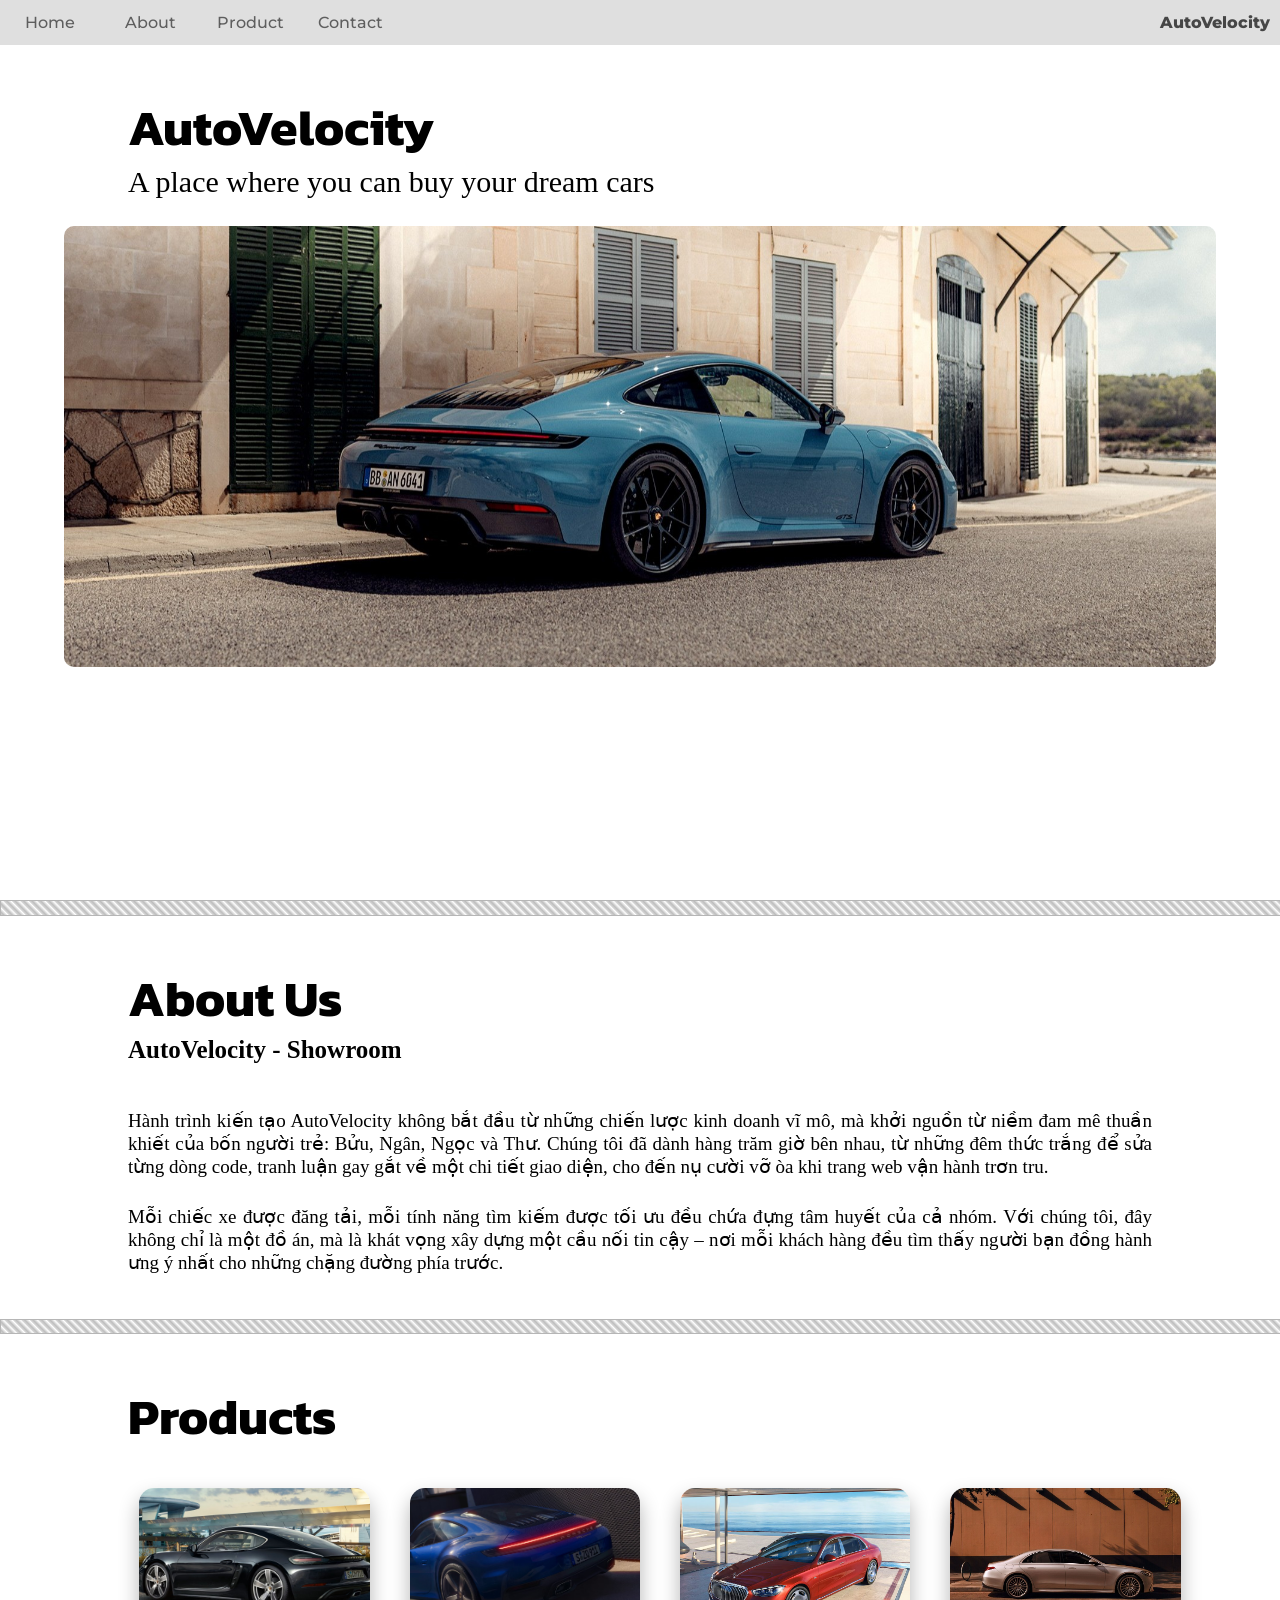
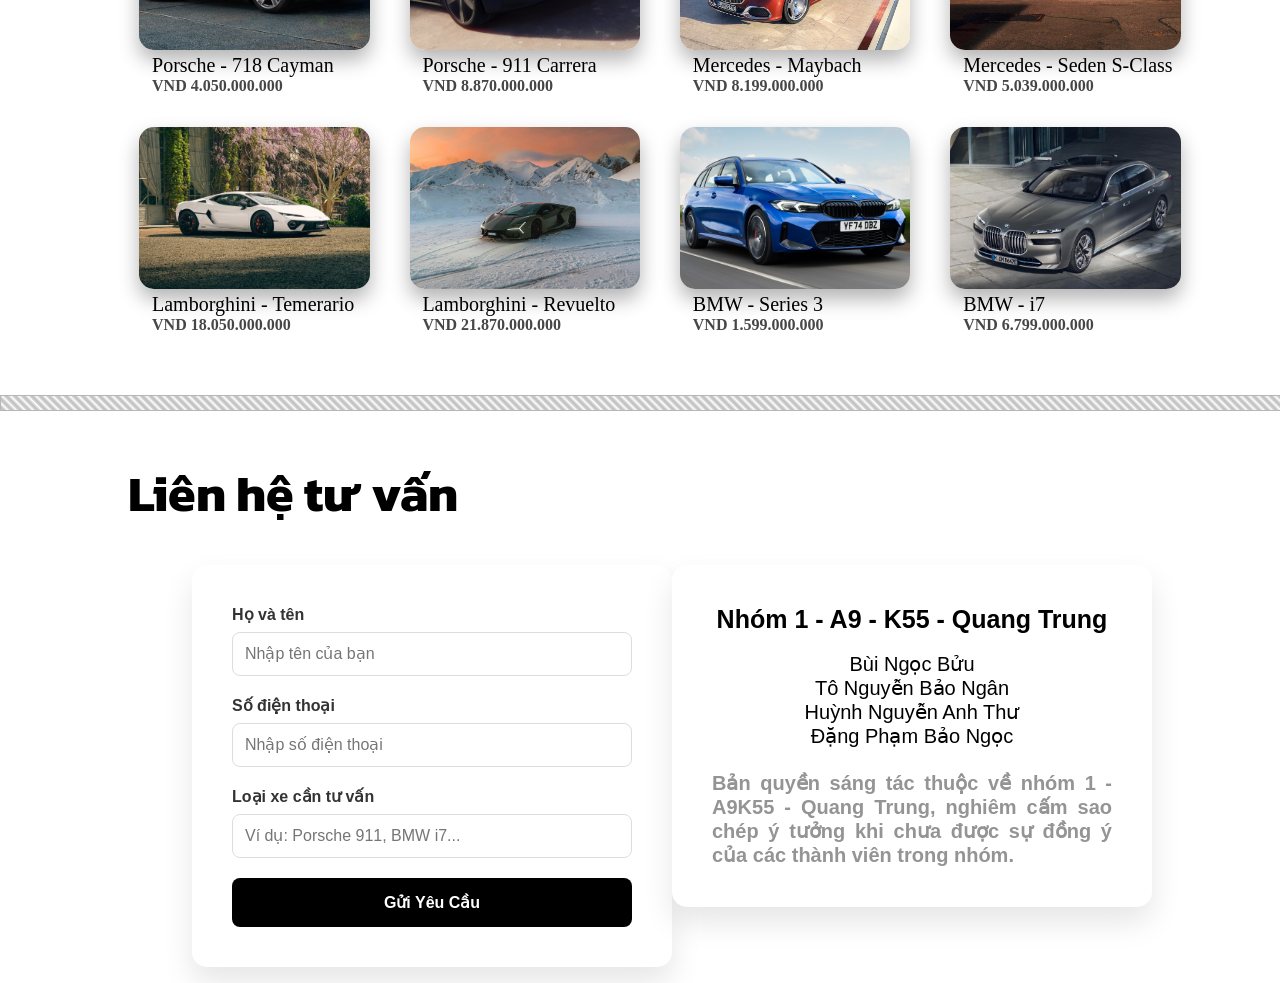
<file: Web-Report/index.html>
<!DOCTYPE html>
<html>
    <head>
        <title>Nhóm 1 - A9K55 - AutoVelocity</title>
        <meta charset="utf-8">
        <link rel="stylesheet" href="./assets/style.css">
        <meta name="viewport" content="width=device-width, initial-scale=1.0">
        <link rel="preconnect" href="https://fonts.googleapis.com">
        <link rel="preconnect" href="https://fonts.gstatic.com" crossorigin>
        <link href="https://fonts.googleapis.com/css2?family=Work+Sans:ital,wght@0,100..900;1,100..900&display=swap" rel="stylesheet">
        <link href="https://fonts.googleapis.com/css2?family=Kanit:ital,wght@0,100;0,200;0,300;0,400;0,500;0,600;0,700;0,800;0,900;1,100;1,200;1,300;1,400;1,500;1,600;1,700;1,800;1,900&family=Montserrat:ital,wght@0,100..900;1,100..900&family=Noto+Sans:ital,wght@0,100..900;1,100..900&display=swap" rel="stylesheet">
        <link href="https://fonts.googleapis.com/css2?family=Amatic+SC:wght@400;700&display=swap" rel="stylesheet">
        <link href="https://db.onlinewebfonts.com/c/2ad24930d996d33544708f0637f7690a?family=Porsche+Next" rel="stylesheet">
    </head>
   <body>
        <div id="main">
            <div id="header">
                <div id="tasbar">
                    <ul id="nav">
                        <li><a href="#home">Home</a></li>
                        <li><a href="#about">About</a></li>
                        <li><a href="#product">Product</a></li>
                        <li><a href="#contact">Contact</a></li>
                    </ul> 
                    <div id="name">
                        AutoVelocity
                    </div>    
                </div>
            </div>
            <div id="home">
                <div id="pad"></div>
                <div id="pad"></div>
                <h1 id="text1">AutoVelocity</h1>
                <h2 id="text2">A place where you can buy your dream cars</h2>
                <img id="startpic" src="/Web-Report/Porsche 911.jpg" alt="">
            </div>
            <div id="pad1"></div>
            </div>
            <div id="wall"></div>
            <div id="about">
                <div id="pad"></div>
                <div id="tieude">About Us</div>
                <ul id="haichu">
                    <li><div id="tenshop">AutoVelocity - Showroom</div></li>
                    
                </ul>
                <ul id="noidung">
                    <li id="li1">Hành trình kiến tạo AutoVelocity không bắt đầu từ những chiến lược kinh doanh vĩ mô, mà khởi nguồn từ niềm đam mê thuần khiết của bốn người trẻ: Bửu, Ngân, Ngọc và Thư. Chúng tôi đã dành hàng trăm giờ bên nhau, từ những đêm thức trắng để sửa từng dòng code, tranh luận gay gắt về một chi tiết giao diện, cho đến nụ cười vỡ òa khi trang web vận hành trơn tru.</li>
                    <li>Mỗi chiếc xe được đăng tải, mỗi tính năng tìm kiếm được tối ưu đều chứa đựng tâm huyết của cả nhóm. Với chúng tôi, đây không chỉ là một đồ án, mà là khát vọng xây dựng một cầu nối tin cậy – nơi mỗi khách hàng đều tìm thấy người bạn đồng hành ưng ý nhất cho những chặng đường phía trước.</li>
                </ul>
                <div id="pad"></div>
            </div>
            <div id="wall"></div>
            <div id="product">
                <div id="pad"></div>
                <div id="products">Products</div>
                <div id="cacsanpham">
                    <div id="hangdau">
                        <ul id="mot">
                            <li>
                                <ul id="hai">
                                    <li>
                                        <a href="https://www.porsche.com/pap/_vietnam_/models/718/718-models/718-cayman/">
                                            <div>
                                                <img src="/Web-Report/xe1.jpg" alt="">
                                            </div>
                                        </a>
                                    </li>
                                    <li id="tenxe">
                                        Porsche - 718 Cayman
                                    </li>
                                    <li id="gia">VND 4.050.000.000</li>
                                </ul>
                            </li>
                            <li>
                                <ul id="hai">
                                    <li>
                                        <a href="https://www.porsche.com/pap/_vietnam_/models/911/carrera-models/911-carrera/">
                                        <div>
                                                <img src="/Web-Report/xe2.avif" alt="">
                                            </div> 
                                        </a>
                                    </li>
                                    <li id="tenxe">
                                        Porsche - 911 Carrera
                                    </li>
                                    <li id="gia">VND 8.870.000.000</li>
                                </ul>
                            </li>
                            <li>
                                <ul id="hai">
                                    <li>
                                        <a href="https://www.mercedes-benz.com.vn/vi/passengercars/models/saloon-long/mercedes-maybach-s-class/overview.html">
                                            <div>
                                                <img src="/Web-Report/xe3.jpg" alt="">
                                            </div>
                                        </a>
                                    </li>
                                    <li id="tenxe">
                                        Mercedes - Maybach
                                    </li>
                                    <li id="gia">VND 8.199.000.000</li>
                                </ul>
                            </li>
                            <li>
                                <ul id="hai">
                                    <li>
                                        <a href="https://www.mercedes-benz.com.vn/vi/passengercars/models/saloon-long/s-class/overview.html">
                                            <div>
                                                <img src="/Web-Report/xe4.jpg" alt="">
                                            </div>
                                        </a>
                                    </li>
                                    <li id="tenxe">
                                        Mercedes - Seden S-Class
                                    </li>
                                    <li id="gia">VND 5.039.000.000 </li>
                                </ul>
                            </li>
                        </ul>
                    </div>
                    <div id="hangsau">
                        <ul id="mot">
                                <li>
                                    <ul id="hai">
                                        <li>
                                            <a href="https://www.lamborghini.com/en-en/models/temerario#val-ht">
                                                <div>
                                                    <img src="/Web-Report/xe5.jpg" alt="">
                                                </div>
                                            </a>
                                        </li>
                                        <li id="tenxe">
                                            Lamborghini - Temerario
                                        </li>
                                        <li id="gia">VND 18.050.000.000</li>
                                    </ul>
                                </li>
                                <li>
                                    <ul id="hai">
                                        <li>
                                            <a href="https://www.lamborghini.com/en-en/models/revuelto#val-ht">
                                            <div>
                                                    <img src="/Web-Report/xe6.jpg" alt="">
                                                </div> 
                                            </a>
                                        </li>
                                        <li id="tenxe">
                                            Lamborghini - Revuelto
                                        </li>
                                        <li id="gia">VND 21.870.000.000</li>
                                    </ul>
                                </li>
                                <li>
                                    <ul id="hai">
                                        <li>
                                            <a href="https://www.bmw.vn/vi/models/bmw-3-series/">
                                                <div>
                                                    <img src="/Web-Report/xe7.jpg" alt="">
                                                </div>
                                            </a>
                                        </li>
                                        <li id="tenxe">
                                            BMW - Series 3
                                        </li>
                                        <li id="gia">VND 1.599.000.000</li>
                                    </ul>
                                </li>
                                <li>
                                    <ul id="hai">
                                        <li>
                                            <a href="https://www.bmw.vn/vi/models/the-new-i7/">
                                                <div>
                                                    <img src="/Web-Report/xe8.webp" alt="">
                                                </div>
                                            </a>
                                        </li>
                                        <li id="tenxe">
                                            BMW - i7
                                        </li>
                                        <li id="gia">VND 6.799.000.000 </li>
                                    </ul>
                                </li>
                            </ul>
                        </div>
                    </div>
                </div>
                <div id="pad"></div>
            </div>
            <div id="wall"></div>
            <div id="contact">
                <div id="pad"></div>
                <div id="lienhetuvan">Liên hệ tư vấn</div>
                <ul id="footer">
                    <li>
                            <div class="form-wrapper">
                                <form class="consultation-form">
                                    <div class="input-group">
                                        <label>Họ và tên</label>
                                        <input type="text" placeholder="Nhập tên của bạn" required>
                                    </div>
                                    <div class="input-group">
                                        <label>Số điện thoại</label>
                                        <input type="tel" placeholder="Nhập số điện thoại" required>
                                    </div>

                                    <div class="input-group">
                                        <label>Loại xe cần tư vấn</label>
                                        <input type="text" placeholder="Ví dụ: Porsche 911, BMW i7..." required>
                                    </div>

                                    <button type="submit" class="btn-submit">Gửi Yêu Cầu</button>
                                </form>
                            </div>
                    </li>
                    <li>
                        <div>
                            <ul id="credit">
                                <li id="nhom1">Nhóm 1 - A9 - K55 - Quang Trung</li><br>
                                <li>
                                    <ul id="tenthanhvien">
                                        <li>Bùi Ngọc Bửu</li>
                                        <li>Tô Nguyễn Bảo Ngân</li>
                                        <li>Huỳnh Nguyễn Anh Thư</li>
                                        <li>Đặng Phạm Bảo Ngọc</li>
                                        <br>
                                    </ul>
                                </li>
                                <li id="banquyen">Bản quyền sáng tác thuộc về nhóm 1 - A9K55 - Quang Trung, nghiêm cấm sao chép ý tưởng khi chưa được sự đồng ý của các thành viên trong nhóm. </li>
                            </ul>
                        </div>
                    </li>
                </ul>        
            </div>
    </body>
</html>
</file>
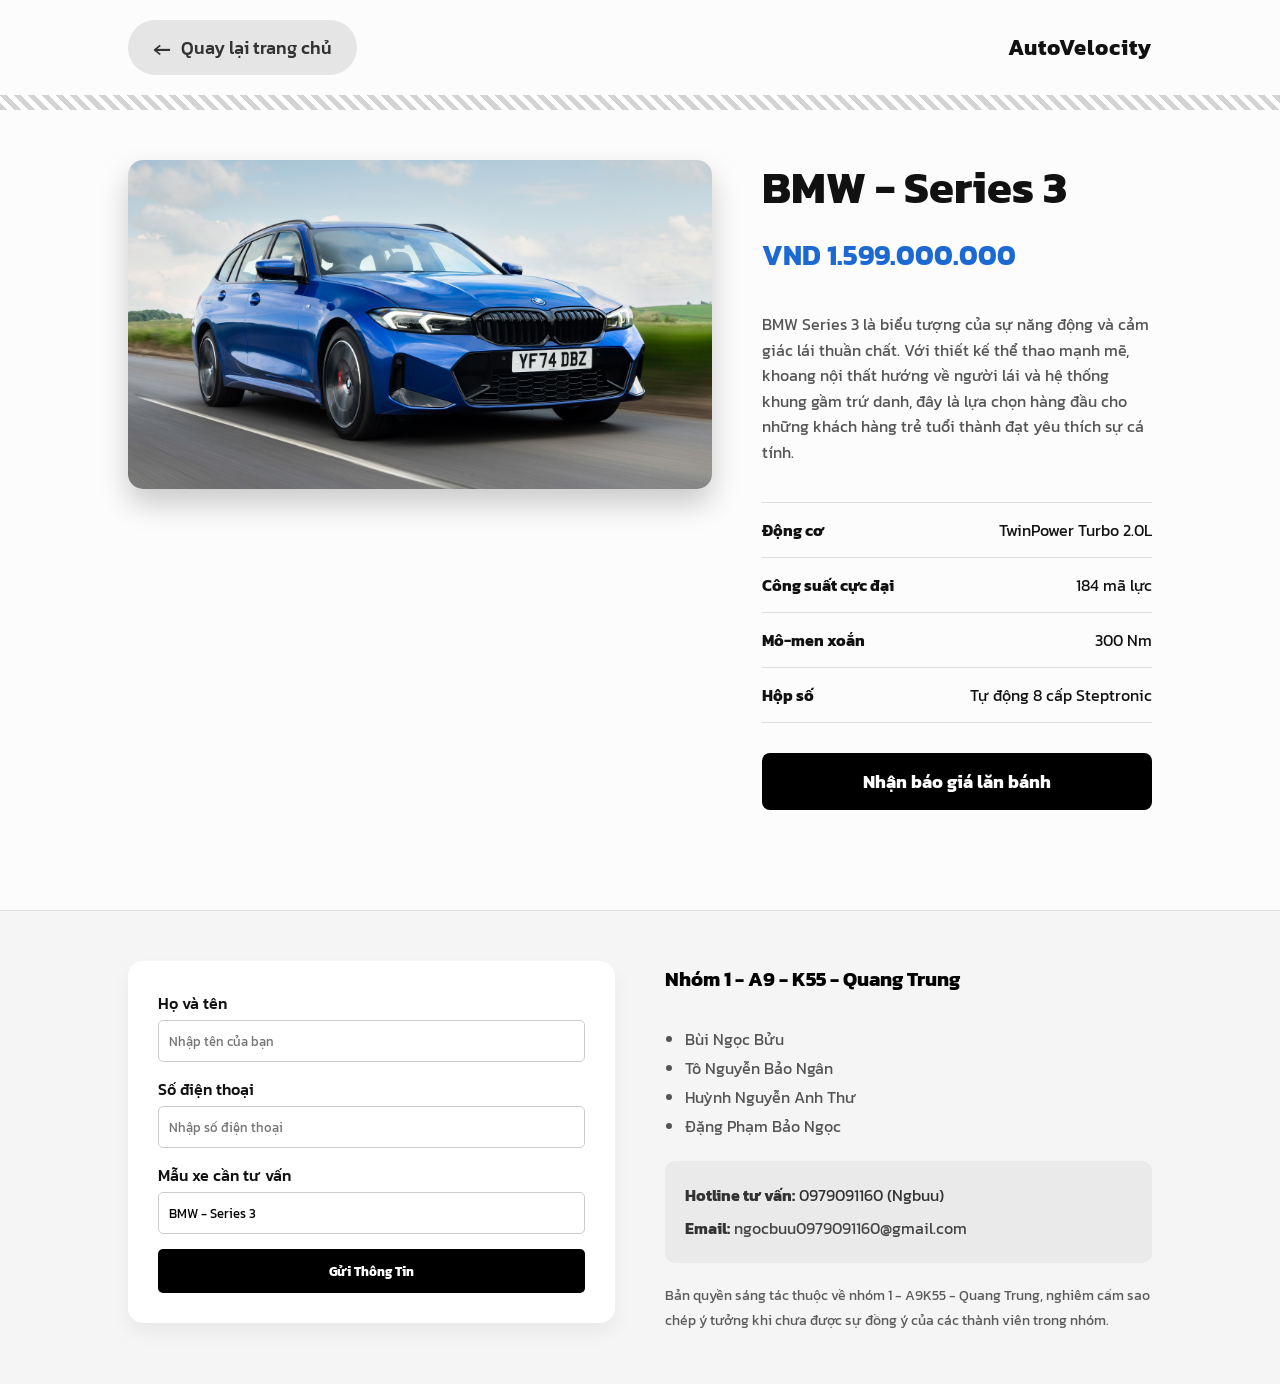
<file: bmw1.html>
<!DOCTYPE html>
<html lang="vi">
<head>
    <meta charset="UTF-8">
    <meta name="viewport" content="width=device-width, initial-scale=1.0">
    <title>Chi tiết xe - BMW Series 3</title>
    <link rel="preconnect" href="https://fonts.googleapis.com">
    <link rel="preconnect" href="https://fonts.gstatic.com" crossorigin>
    <link href="https://fonts.googleapis.com/css2?family=Kanit:wght@300;400;700&display=swap" rel="stylesheet">
    
    <style>
        body {
            font-family: 'Kanit', sans-serif;
            margin: 0;
            padding: 0;
            background-color: #fcfcfc;
            color: #111;
        }

        a {
            text-decoration: none;
            color: inherit;
        }

        .khu-vuc-quay-lai {
            padding: 20px 10vw;
            background-color: #fcfcfc;
            display: flex;
            justify-content: space-between;
            align-items: center;
        }

        .logo-right {
            font-weight: 700;
            font-size: 22px;
            letter-spacing: 1px;
        }

        .btn-back {
            display: inline-flex;
            align-items: center;
            gap: 10px;
            font-size: 18px;
            font-weight: 500;
            color: #333;
            background-color: #e5e5e5;
            padding: 10px 25px;
            border-radius: 30px;
            transition: all 0.3s ease;
        }

        .btn-back span {
            font-size: 24px;
            transition: transform 0.3s ease;
        }

        .btn-back:hover {
            background-color: #d3d3d3;
            color: #000;
        }

        .btn-back:hover span {
            transform: translateX(-5px); 
        }

        .separator {
            height: 15px;
            background: repeating-linear-gradient(
                45deg,
                #d3d3d3,
                #d3d3d3 5px,
                #ffffff 5px,
                #ffffff 10px
            );
        }

        .chi-tiet-container {
            display: flex;
            flex-wrap: wrap;
            gap: 50px;
            padding: 50px 10vw;
            align-items: flex-start;
        }

        .cot-anh {
            flex: 1.5;
            min-width: 300px;
        }

        .cot-anh img {
            width: 100%;
            border-radius: 15px;
            box-shadow: 0 15px 30px rgba(0, 0, 0, 0.2);
            object-fit: cover;
        }

        .cot-thong-tin {
            flex: 1;
            min-width: 300px;
            display: flex;
            flex-direction: column;
            gap: 20px;
        }

        .cot-thong-tin h1 {
            font-size: 45px;
            margin: 0;
            line-height: 1.2;
        }

        .gia-xe {
            font-size: 28px;
            font-weight: 700;
            color: #1c69d4; /* Màu xanh đặc trưng của BMW */
            margin: 0;
        }

        .mo-ta {
            font-size: 16px;
            line-height: 1.6;
            color: #555;
        }

        .thong-so {
            list-style: none;
            padding: 0;
            margin: 0;
            border-top: 1px solid #ddd;
        }

        .thong-so li {
            padding: 15px 0;
            border-bottom: 1px solid #ddd;
            display: flex;
            justify-content: space-between;
            font-size: 16px;
        }

        .thong-so li span:first-child {
            font-weight: 700;
        }

        .btn-lien-he {
            background-color: #000;
            color: #fff;
            padding: 15px 30px;
            font-family: 'Kanit', sans-serif;
            font-size: 18px;
            font-weight: 700;
            border: none;
            border-radius: 8px;
            cursor: pointer;
            text-align: center;
            margin-top: 10px;
            transition: all 0.3s;
        }

        .btn-lien-he:hover {
            background-color: #333;
            transform: translateY(-3px);
            box-shadow: 0 5px 15px rgba(0,0,0,0.3);
        }

        .footer-container {
            background-color: #f5f5f5;
            padding: 50px 10vw;
            margin-top: 50px;
            border-top: 1px solid #ddd;
        }

        #footer {
            display: flex;
            flex-wrap: wrap;
            gap: 50px;
            list-style: none;
            padding: 0;
            margin: 0;
            justify-content: space-between;
        }

        #footer > li {
            flex: 1;
            min-width: 300px;
        }

        .form-wrapper {
            background-color: #fff;
            padding: 30px;
            border-radius: 15px;
            box-shadow: 0 10px 20px rgba(0,0,0,0.05);
        }

        .input-group {
            margin-bottom: 15px;
            text-align: left;
        }

        .input-group label {
            display: block;
            margin-bottom: 5px;
            font-weight: 500;
        }

        .input-group input {
            width: 100%;
            padding: 10px;
            border: 1px solid #ccc;
            border-radius: 5px;
            box-sizing: border-box;
            font-family: 'Kanit', sans-serif;
        }

        .btn-submit {
            background-color: #000;
            color: #fff;
            padding: 12px 25px;
            border: none;
            border-radius: 5px;
            cursor: pointer;
            font-weight: bold;
            width: 100%;
            font-family: 'Kanit', sans-serif;
            transition: background 0.3s;
        }

        .btn-submit:hover {
            background-color: #333;
        }

        #credit {
            list-style: none;
            padding: 0;
            line-height: 1.8;
        }

        #nhom1 {
            font-size: 20px;
            font-weight: 700;
            color: #000;
        }

        #tenthanhvien {
            list-style: disc;
            padding-left: 20px;
            color: #555;
        }

        .thong-tin-lien-he {
            background-color: #eaeaea;
            padding: 15px 20px;
            border-radius: 10px;
            margin: 20px 0;
        }

        .thong-tin-lien-he p {
            margin: 5px 0;
            color: #333;
            font-size: 16px;
        }

        .thong-tin-lien-he a {
            color: #464646;
            font-weight: 400;
            transition: color 0.3s;
        }

        #banquyen {
            margin-top: 20px;
            font-size: 14px;
            color: #5c5c5c;
        }

        .modal-overlay {
            display: none; 
            position: fixed;
            z-index: 9999; 
            left: 0;
            top: 0;
            width: 100%;
            height: 100%;
            background-color: rgba(0, 0, 0, 0.6); 
        }

        .modal-content {
            font-family: "Kanit";
            backdrop-filter: blur(10px);
            -webkit-backdrop-filter: blur(10px); 
            background-color: #ffffffaf; 
            border: 1px solid rgba(255, 255, 255, 0.6); 
            margin: 15% auto; 
            padding: 30px; 
            border-radius: 25px; 
            width: 80%; 
            max-width: 400px; 
            text-align: center; 
            box-shadow: 0 4px 15px rgba(0,0,0,0.3); 
            position: relative; 
            animation: fadeIn 0.3s ease-out; 
        }

        @keyframes fadeIn {
            from { opacity: 0; transform: translateY(-20px); }
            to { opacity: 1; transform: translateY(0); }
        }

        .close-btn {
            color: #555;
            float: right;
            font-size: 28px;
            font-weight: bold;
            cursor: pointer;
            position: absolute;
            top: 15px;
            right: 20px;
        }

        .btn-ok {
            background-color: #000000;
            color: white;
            padding: 10px 25px;
            margin-top: 20px;
            border: none;
            border-radius: 5px;
            cursor: pointer;
            font-size: 16px;
            font-family: "Kanit";
        }

        @media screen and (max-width: 768px) {
            .khu-vuc-quay-lai { flex-direction: column-reverse; gap: 15px; padding: 15px 5%; }
            .btn-back { width: 90%; justify-content: center; }
            .chi-tiet-container { flex-direction: column; padding: 30px 5%; gap: 30px; }
            .cot-thong-tin h1 { font-size: 32px; }
            .btn-lien-he { width: 100%; }
        }
    </style>
</head>
<body>

    <div class="khu-vuc-quay-lai">
        <a href="index.html#cacsanpham" class="btn-back">
            <span>&#8592;</span> Quay lại trang chủ
        </a>
        <div class="logo-right">AutoVelocity</div>
    </div>
    
    <div class="separator"></div>

    <main class="chi-tiet-container">
        <div class="cot-anh">
            <img src="./xe7.jpg" alt="BMW Series 3">
        </div>

        <div class="cot-thong-tin">
            <h1>BMW - Series 3</h1>
            <p class="gia-xe">VND 1.599.000.000</p>
            
            <p class="mo-ta">
                BMW Series 3 là biểu tượng của sự năng động và cảm giác lái thuần chất. Với thiết kế thể thao mạnh mẽ, khoang nội thất hướng về người lái và hệ thống khung gầm trứ danh, đây là lựa chọn hàng đầu cho những khách hàng trẻ tuổi thành đạt yêu thích sự cá tính.
            </p>

            <ul class="thong-so">
                <li><span>Động cơ</span> <span>TwinPower Turbo 2.0L</span></li>
                <li><span>Công suất cực đại</span> <span>184 mã lực</span></li>
                <li><span>Mô-men xoắn</span> <span>300 Nm</span></li>
                <li><span>Hộp số</span> <span>Tự động 8 cấp Steptronic</span></li>
            </ul>

            <button class="btn-lien-he" onclick="document.querySelector('.consultation-form').scrollIntoView({behavior: 'smooth'})">Nhận báo giá lăn bánh</button>
        </div>
    </main>

    <div class="footer-container">
        <ul id="footer">
            <li>
                <div class="form-wrapper">
                    <form class="consultation-form">
                        <div class="input-group">
                            <label>Họ và tên</label>
                            <input type="text" placeholder="Nhập tên của bạn" required>
                        </div>
                        <div class="input-group">
                            <label>Số điện thoại</label>
                            <input type="tel" placeholder="Nhập số điện thoại" required>
                        </div>
                        <div class="input-group">
                            <label>Mẫu xe cần tư vấn</label>
                            <input type="text" value="BMW - Series 3" readonly required>
                        </div>
                        <button type="submit" class="btn-submit">Gửi Thông Tin</button>
                    </form>
                </div>
            </li>
            <li>
                <div>
                    <ul id="credit">
                        <li id="nhom1">Nhóm 1 - A9 - K55 - Quang Trung</li><br>
                        <li>
                            <ul id="tenthanhvien">
                                <li>Bùi Ngọc Bửu</li>
                                <li>Tô Nguyễn Bảo Ngân</li>
                                <li>Huỳnh Nguyễn Anh Thư</li>
                                <li>Đặng Phạm Bảo Ngọc</li>
                            </ul>
                        </li>
                        
                        <div class="thong-tin-lien-he">
                            <p><strong>Hotline tư vấn:</strong> 0979091160 (Ngbuu)</p>
                            <p><strong>Email:</strong> <a href="mailto:ngocbuu0979091160@gmail.com">ngocbuu0979091160@gmail.com</a></p>
                        </div>

                        <li id="banquyen">Bản quyền sáng tác thuộc về nhóm 1 - A9K55 - Quang Trung, nghiêm cấm sao chép ý tưởng khi chưa được sự đồng ý của các thành viên trong nhóm.</li>
                    </ul>
                </div>
            </li>
        </ul>         
    </div>

    <div id="thongBaoModal" class="modal-overlay">
        <div class="modal-content">
            <span class="close-btn" id="btnDongThongBao">&times;</span>
            <h2>Yêu cầu đã được gửi!</h2>
            <p>Cảm ơn bạn đã quan tâm đến dòng BMW Series 3. Đội ngũ AutoVelocity (Nhóm 1) sẽ sớm phản hồi để hỗ trợ bạn chọn được chiếc xe ưng ý nhất.</p>
            <button class="btn-ok" id="btnDongOK">Đồng ý</button>
        </div>
    </div>

    <script>
        const formTuVan = document.querySelector('.consultation-form');
        const modal = document.getElementById("thongBaoModal");
        const btnDongX = document.getElementById("btnDongThongBao");
        const btnDongOK = document.getElementById("btnDongOK");

        formTuVan.addEventListener('submit', function(event) {
            event.preventDefault(); 
            modal.style.display = "block"; 
            formTuVan.reset(); 
        });

        btnDongX.onclick = function() { modal.style.display = "none"; }
        btnDongOK.onclick = function() { modal.style.display = "none"; }
        window.onclick = function(event) {
            if (event.target == modal) {
                modal.style.display = "none";
            }
        }
    </script>

</body>
</html>
</file>
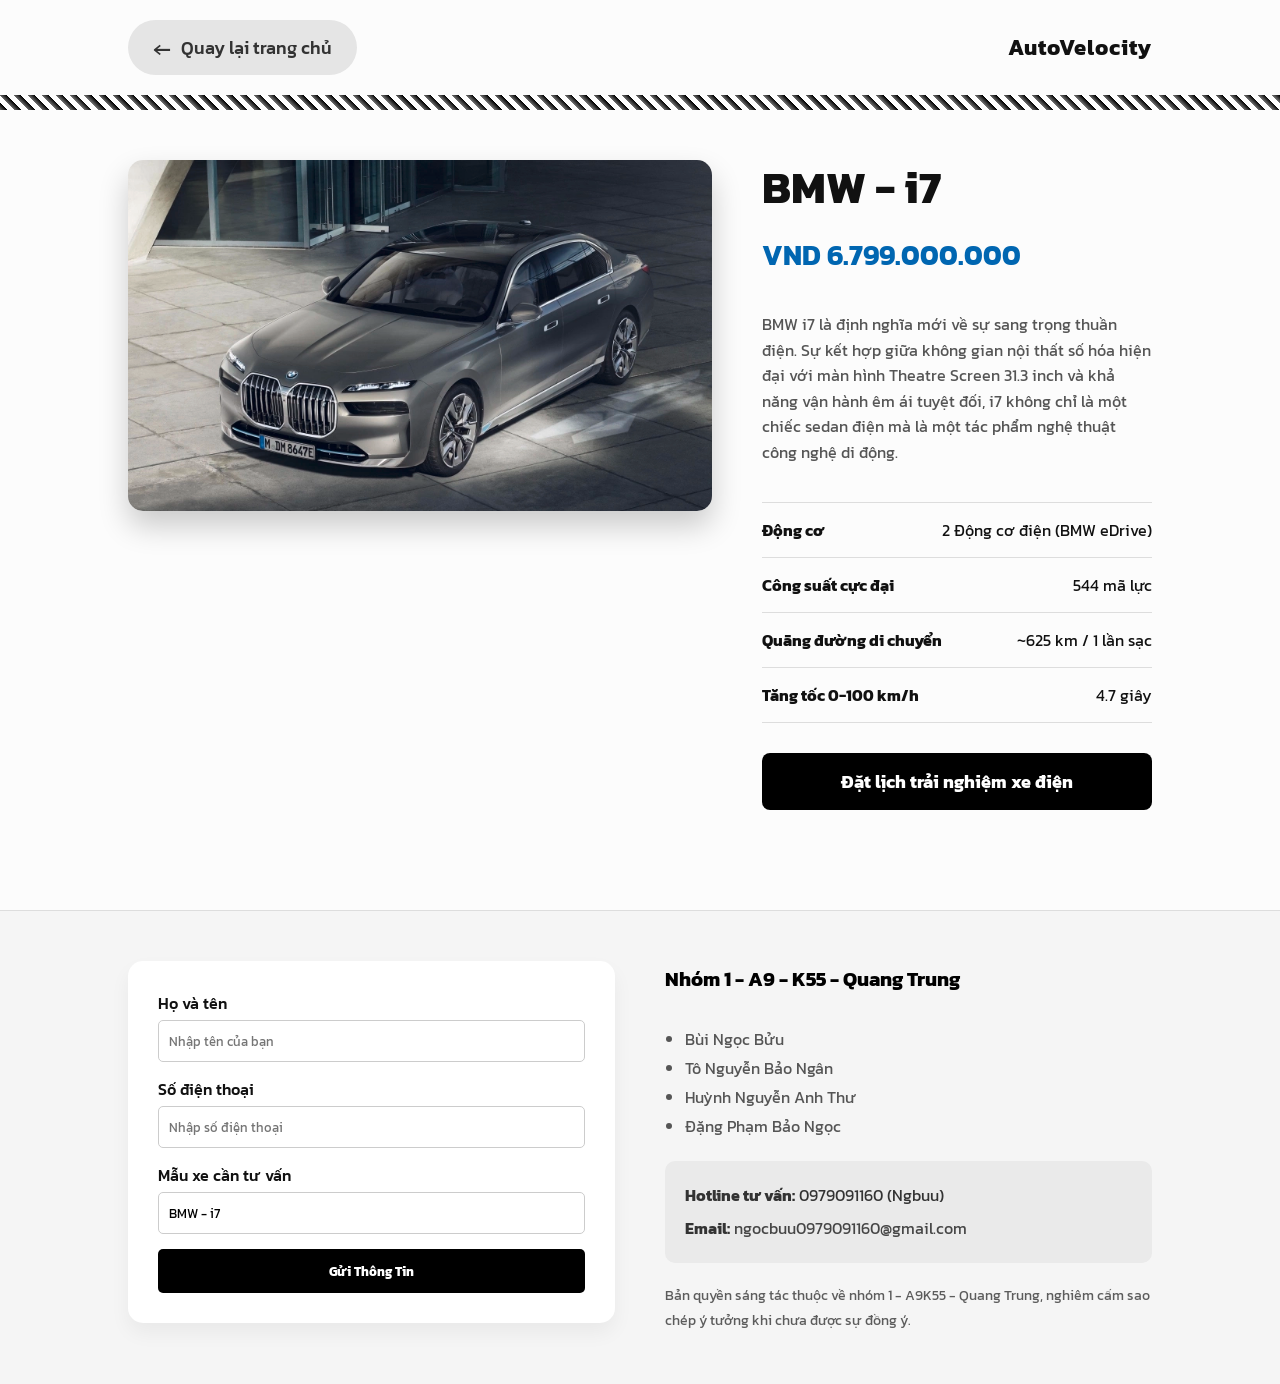
<file: bmw2.html>
<!DOCTYPE html>
<html lang="vi">
<head>
    <meta charset="UTF-8">
    <meta name="viewport" content="width=device-width, initial-scale=1.0">
    <title>Chi tiết xe - BMW i7</title>
    <link rel="preconnect" href="https://fonts.googleapis.com">
    <link rel="preconnect" href="https://fonts.gstatic.com" crossorigin>
    <link href="https://fonts.googleapis.com/css2?family=Kanit:wght@300;400;700&display=swap" rel="stylesheet">
    
    <style>
        body {
            font-family: 'Kanit', sans-serif;
            margin: 0;
            padding: 0;
            background-color: #fcfcfc;
            color: #111;
        }

        a {
            text-decoration: none;
            color: inherit;
        }

        .khu-vuc-quay-lai {
            padding: 20px 10vw;
            background-color: #fcfcfc;
            display: flex;
            justify-content: space-between;
            align-items: center;
        }

        .logo-right {
            font-weight: 700;
            font-size: 22px;
            letter-spacing: 1px;
        }

        .btn-back {
            display: inline-flex;
            align-items: center;
            gap: 10px;
            font-size: 18px;
            font-weight: 500;
            color: #333;
            background-color: #e5e5e5;
            padding: 10px 25px;
            border-radius: 30px;
            transition: all 0.3s ease;
        }

        .btn-back span {
            font-size: 24px;
            transition: transform 0.3s ease;
        }

        .btn-back:hover {
            background-color: #d3d3d3;
            color: #000;
        }

        .btn-back:hover span {
            transform: translateX(-5px); 
        }

        .separator {
            height: 15px;
            background: repeating-linear-gradient(
                45deg,
                #707070, 
                #000000 5px,
                #ffffff 5px,
                #ffffff 10px
            );
        }

        .chi-tiet-container {
            display: flex;
            flex-wrap: wrap;
            gap: 50px;
            padding: 50px 10vw;
            align-items: flex-start;
        }

        .cot-anh {
            flex: 1.5;
            min-width: 300px;
        }

        .cot-anh img {
            width: 100%;
            border-radius: 15px;
            box-shadow: 0 15px 30px rgba(0, 0, 0, 0.2);
            object-fit: cover;
        }

        .cot-thong-tin {
            flex: 1;
            min-width: 300px;
            display: flex;
            flex-direction: column;
            gap: 20px;
        }

        .cot-thong-tin h1 {
            font-size: 45px;
            margin: 0;
            line-height: 1.2;
        }

        .gia-xe {
            font-size: 28px;
            font-weight: 700;
            color: #0066b1;
            margin: 0;
        }

        .mo-ta {
            font-size: 16px;
            line-height: 1.6;
            color: #555;
        }

        .thong-so {
            list-style: none;
            padding: 0;
            margin: 0;
            border-top: 1px solid #ddd;
        }

        .thong-so li {
            padding: 15px 0;
            border-bottom: 1px solid #ddd;
            display: flex;
            justify-content: space-between;
            font-size: 16px;
        }

        .thong-so li span:first-child {
            font-weight: 700;
        }

        .btn-lien-he {
            background-color: #000;
            color: #fff;
            padding: 15px 30px;
            font-family: 'Kanit', sans-serif;
            font-size: 18px;
            font-weight: 700;
            border: none;
            border-radius: 8px;
            cursor: pointer;
            text-align: center;
            margin-top: 10px;
            transition: all 0.3s;
        }

        .btn-lien-he:hover {
            background-color: #333;
            transform: translateY(-3px);
            box-shadow: 0 5px 15px rgba(0,0,0,0.3);
        }

        .footer-container {
            background-color: #f5f5f5;
            padding: 50px 10vw;
            margin-top: 50px;
            border-top: 1px solid #ddd;
        }

        #footer {
            display: flex;
            flex-wrap: wrap;
            gap: 50px;
            list-style: none;
            padding: 0;
            margin: 0;
            justify-content: space-between;
        }

        #footer > li {
            flex: 1;
            min-width: 300px;
        }

        .form-wrapper {
            background-color: #fff;
            padding: 30px;
            border-radius: 15px;
            box-shadow: 0 10px 20px rgba(0,0,0,0.05);
        }

        .input-group {
            margin-bottom: 15px;
            text-align: left;
        }

        .input-group label {
            display: block;
            margin-bottom: 5px;
            font-weight: 500;
        }

        .input-group input {
            width: 100%;
            padding: 10px;
            border: 1px solid #ccc;
            border-radius: 5px;
            box-sizing: border-box;
            font-family: 'Kanit', sans-serif;
        }

        .btn-submit {
            background-color: #000;
            color: #fff;
            padding: 12px 25px;
            border: none;
            border-radius: 5px;
            cursor: pointer;
            font-weight: bold;
            width: 100%;
            font-family: 'Kanit', sans-serif;
            transition: background 0.3s;
        }

        .btn-submit:hover {
            background-color: #333;
        }

        #credit {
            list-style: none;
            padding: 0;
            line-height: 1.8;
        }

        #nhom1 {
            font-size: 20px;
            font-weight: 700;
            color: #000;
        }

        #tenthanhvien {
            list-style: disc;
            padding-left: 20px;
            color: #555;
        }

        .thong-tin-lien-he {
            background-color: #eaeaea;
            padding: 15px 20px;
            border-radius: 10px;
            margin: 20px 0;
        }

        .thong-tin-lien-he p {
            margin: 5px 0;
            color: #333;
            font-size: 16px;
        }

        .thong-tin-lien-he a {
            color: #464646;
            font-weight: 400;
            transition: color 0.3s;
        }

        #banquyen {
            margin-top: 20px;
            font-size: 14px;
            color: #5c5c5c;
        }

        .modal-overlay {
            display: none; 
            position: fixed;
            z-index: 9999; 
            left: 0;
            top: 0;
            width: 100%;
            height: 100%;
            background-color: rgba(0, 0, 0, 0.6); 
        }

        .modal-content {
            font-family: "Kanit";
            backdrop-filter: blur(10px);
            -webkit-backdrop-filter: blur(10px); 
            background-color: #ffffffaf; 
            border: 1px solid rgba(255, 255, 255, 0.6); 
            margin: 15% auto; 
            padding: 30px; 
            border-radius: 25px; 
            width: 80%; 
            max-width: 400px; 
            text-align: center; 
            box-shadow: 0 4px 15px rgba(0,0,0,0.3); 
            position: relative; 
            animation: fadeIn 0.3s ease-out; 
        }

        @keyframes fadeIn {
            from { opacity: 0; transform: translateY(-20px); }
            to { opacity: 1; transform: translateY(0); }
        }

        .close-btn {
            color: #555;
            float: right;
            font-size: 28px;
            font-weight: bold;
            cursor: pointer;
            position: absolute;
            top: 15px;
            right: 20px;
        }

        .btn-ok {
            background-color: #000000;
            color: white;
            padding: 10px 25px;
            margin-top: 20px;
            border: none;
            border-radius: 5px;
            cursor: pointer;
            font-size: 16px;
            font-family: "Kanit";
        }

        @media screen and (max-width: 768px) {

            .khu-vuc-quay-lai {
                flex-direction: column-reverse;
                gap: 15px;
                padding: 15px 5%;
                text-align: center;
            }

            .btn-back {
                width: 90%;
                justify-content: center;
                box-sizing: border-box;
            }

            .chi-tiet-container {
                flex-direction: column;
                padding: 30px 5%;
                gap: 30px;
            }

            .cot-anh, .cot-thong-tin {
                flex: 1;
                width: 100%; 
                min-width: 0;
            }

            .cot-thong-tin h1 {
                font-size: 32px;
            }

            .gia-xe {
                font-size: 24px;
            }

            .footer-container {
                padding: 40px 5%;
            }

            #footer {
                flex-direction: column;
                gap: 40px;
            }

            #footer > li {
                width: 100%;
                min-width: 0;
            }
            
            .btn-lien-he {
                width: 100%;
            }

            .modal-content {
                width: 85%;
                margin-top: 40%;
            }
        }
    
    </style>
</head>
<body>

    <div class="khu-vuc-quay-lai">
        <a href="index.html#cacsanpham" class="btn-back">
            <span>&#8592;</span> Quay lại trang chủ
        </a>
        <div class="logo-right">AutoVelocity</div>
    </div>
    
    <div class="separator"></div>

    <main class="chi-tiet-container">
        <div class="cot-anh">
            <img src="./xe8.webp" alt="BMW i7">
        </div>

        <div class="cot-thong-tin">
            <h1>BMW - i7</h1>
            <p class="gia-xe">VND 6.799.000.000</p>
            
            <p class="mo-ta">
                BMW i7 là định nghĩa mới về sự sang trọng thuần điện. Sự kết hợp giữa không gian nội thất số hóa hiện đại với màn hình Theatre Screen 31.3 inch và khả năng vận hành êm ái tuyệt đối, i7 không chỉ là một chiếc sedan điện mà là một tác phẩm nghệ thuật công nghệ di động.
            </p>

            <ul class="thong-so">
                <li><span>Động cơ</span> <span>2 Động cơ điện (BMW eDrive)</span></li>
                <li><span>Công suất cực đại</span> <span>544 mã lực</span></li>
                <li><span>Quãng đường di chuyển</span> <span>~625 km / 1 lần sạc</span></li>
                <li><span>Tăng tốc 0-100 km/h</span> <span>4.7 giây</span></li>
            </ul>

            <button class="btn-lien-he" onclick="document.querySelector('.consultation-form').scrollIntoView({behavior: 'smooth'})">Đặt lịch trải nghiệm xe điện</button>
        </div>
    </main>

    <div class="footer-container">
        <ul id="footer">
            <li>
                <div class="form-wrapper">
                    <form class="consultation-form">
                        <div class="input-group">
                            <label>Họ và tên</label>
                            <input type="text" placeholder="Nhập tên của bạn" required>
                        </div>
                        <div class="input-group">
                            <label>Số điện thoại</label>
                            <input type="tel" placeholder="Nhập số điện thoại" required>
                        </div>
                        <div class="input-group">
                            <label>Mẫu xe cần tư vấn</label>
                            <input type="text" value="BMW - i7" readonly required>
                        </div>
                        <button type="submit" class="btn-submit">Gửi Thông Tin</button>
                    </form>
                </div>
            </li>
            <li>
                <div>
                    <ul id="credit">
                        <li id="nhom1">Nhóm 1 - A9 - K55 - Quang Trung</li><br>
                        <li>
                            <ul id="tenthanhvien">
                                <li>Bùi Ngọc Bửu</li>
                                <li>Tô Nguyễn Bảo Ngân</li>
                                <li>Huỳnh Nguyễn Anh Thư</li>
                                <li>Đặng Phạm Bảo Ngọc</li>
                            </ul>
                        </li>
                        
                        <div class="thong-tin-lien-he">
                            <p><strong>Hotline tư vấn:</strong> 0979091160 (Ngbuu)</p>
                            <p><strong>Email:</strong> <a href="mailto:ngocbuu0979091160@gmail.com">ngocbuu0979091160@gmail.com</a></p>
                        </div>

                        <li id="banquyen">Bản quyền sáng tác thuộc về nhóm 1 - A9K55 - Quang Trung, nghiêm cấm sao chép ý tưởng khi chưa được sự đồng ý.</li>
                    </ul>
                </div>
            </li>
        </ul>         
    </div>

    <div id="thongBaoModal" class="modal-overlay">
        <div class="modal-content">
            <span class="close-btn" id="btnDongThongBao">&times;</span>
            <h2>Chào mừng bạn đến với tương lai!</h2>
            <p>Cảm ơn quý khách đã quan tâm đến dòng xe điện BMW i7. Chuyên viên từ AutoVelocity (Nhóm 1) sẽ sớm liên hệ để tư vấn về giải pháp sạc và ưu đãi đặc quyền.</p>
            <button class="btn-ok" id="btnDongOK">Tuyệt vời</button>
        </div>
    </div>

    <script>
        const formTuVan = document.querySelector('.consultation-form');
        const modal = document.getElementById("thongBaoModal");
        const btnDongX = document.getElementById("btnDongThongBao");
        const btnDongOK = document.getElementById("btnDongOK");

        formTuVan.addEventListener('submit', function(event) {
            event.preventDefault(); 
            modal.style.display = "block"; 
            formTuVan.reset(); 
        });

        btnDongX.onclick = function() { modal.style.display = "none"; }
        btnDongOK.onclick = function() { modal.style.display = "none"; }
        window.onclick = function(event) {
            if (event.target == modal) {
                modal.style.display = "none";
            }
        }
    </script>

</body>
</html>
</file>
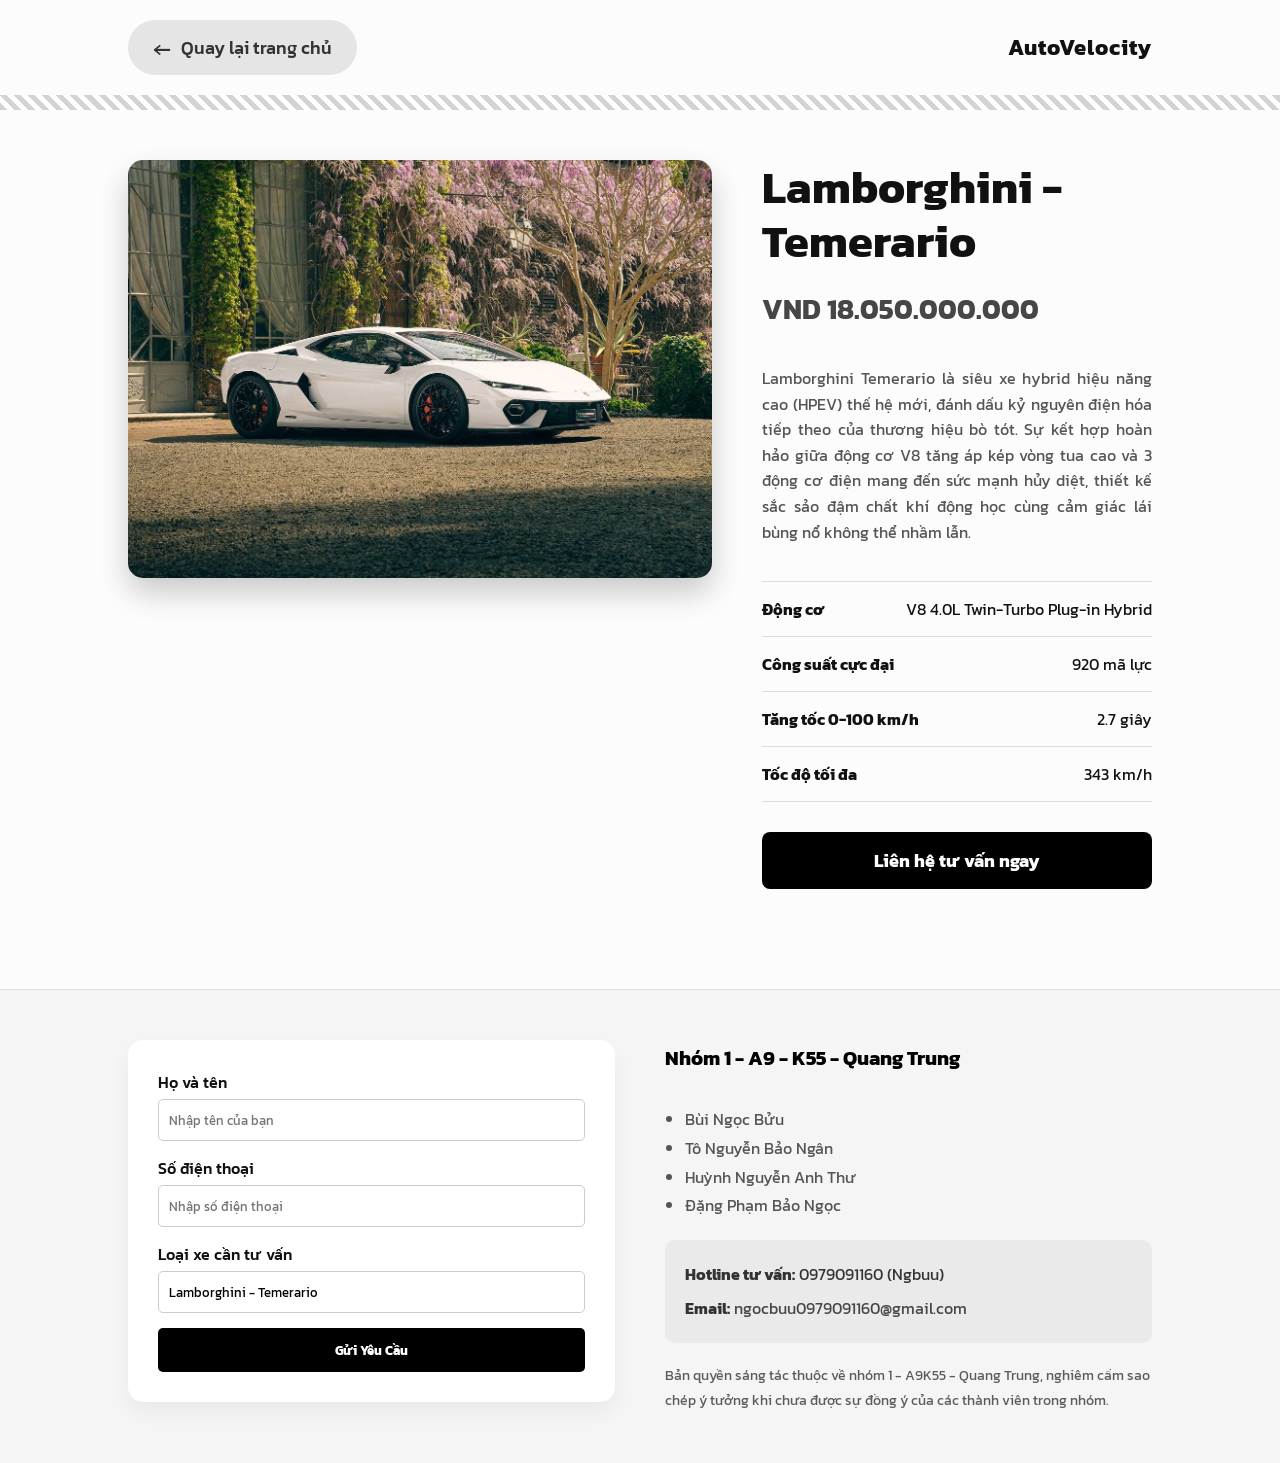
<file: lam1.html>
<!DOCTYPE html>
<html lang="vi">
<head>
    <meta charset="UTF-8">
    <meta name="viewport" content="width=device-width, initial-scale=1.0">
    <title>Chi tiết xe - Lamborghini - Temerario</title>
    <link rel="preconnect" href="https://fonts.googleapis.com">
    <link rel="preconnect" href="https://fonts.gstatic.com" crossorigin>
    <link href="https://fonts.googleapis.com/css2?family=Kanit:wght@300;400;700&display=swap" rel="stylesheet">
    
    <style>
        /* --- CSS GỐC (DESKTOP) --- */
        body {
            font-family: 'Kanit', sans-serif;
            margin: 0;
            padding: 0;
            background-color: #fcfcfc;
            color: #111;
        }

        a {
            text-decoration: none;
            color: inherit;
        }

        .khu-vuc-quay-lai {
            padding: 20px 10vw;
            background-color: #fcfcfc;
            display: flex;
            justify-content: space-between;
            align-items: center;
        }

        .logo-right {
            font-weight: 700;
            font-size: 22px;
            letter-spacing: 1px;
        }

        .btn-back {
            display: inline-flex;
            align-items: center;
            gap: 10px;
            font-size: 18px;
            font-weight: 500;
            color: #333;
            background-color: #e5e5e5;
            padding: 10px 25px;
            border-radius: 30px;
            transition: all 0.3s ease;
        }

        .btn-back span {
            font-size: 24px;
            transition: transform 0.3s ease;
        }

        .btn-back:hover {
            background-color: #d3d3d3;
            color: #000;
        }

        .btn-back:hover span {
            transform: translateX(-5px); 
        }

        .separator {
            height: 15px;
            background: repeating-linear-gradient(
                45deg,
                #d3d3d3,
                #d3d3d3 5px,
                #ffffff 5px,
                #ffffff 10px
            );
        }

        .chi-tiet-container {
            display: flex;
            flex-wrap: wrap;
            gap: 50px;
            padding: 50px 10vw;
            align-items: flex-start;
        }

        .cot-anh {
            flex: 1.5;
            min-width: 300px;
        }

        .cot-anh img {
            width: 100%;
            border-radius: 15px;
            box-shadow: 0 15px 30px rgba(0, 0, 0, 0.2);
            object-fit: cover;
        }

        .cot-thong-tin {
            flex: 1;
            min-width: 300px;
            display: flex;
            flex-direction: column;
            gap: 20px;
        }

        .cot-thong-tin h1 {
            font-size: 45px;
            margin: 0;
            line-height: 1.2;
        }

        .gia-xe {
            font-size: 28px;
            font-weight: 700;
            color: #464646;
            margin: 0;
        }

        .mo-ta {
            font-size: 16px;
            line-height: 1.6;
            color: #555;
            text-align: justify;
        }

        .thong-so {
            list-style: none;
            padding: 0;
            margin: 0;
            border-top: 1px solid #ddd;
        }

        .thong-so li {
            padding: 15px 0;
            border-bottom: 1px solid #ddd;
            display: flex;
            justify-content: space-between;
            font-size: 16px;
        }

        .thong-so li span:first-child {
            font-weight: 700;
        }

        .btn-lien-he {
            background-color: #000;
            color: #fff;
            padding: 15px 30px;
            font-family: 'Kanit', sans-serif;
            font-size: 18px;
            font-weight: 700;
            border: none;
            border-radius: 8px;
            cursor: pointer;
            text-align: center;
            margin-top: 10px;
            transition: all 0.3s;
        }

        .btn-lien-he:hover {
            background-color: #333;
            transform: translateY(-3px);
            box-shadow: 0 5px 15px rgba(0,0,0,0.3);
        }

        .footer-container {
            background-color: #f5f5f5;
            padding: 50px 10vw;
            margin-top: 50px;
            border-top: 1px solid #ddd;
        }

        #footer {
            display: flex;
            flex-wrap: wrap;
            gap: 50px;
            list-style: none;
            padding: 0;
            margin: 0;
            justify-content: space-between;
        }

        #footer > li {
            flex: 1;
            min-width: 300px;
        }

        .form-wrapper {
            background-color: #fff;
            padding: 30px;
            border-radius: 15px;
            box-shadow: 0 10px 20px rgba(0,0,0,0.05);
        }

        .input-group {
            margin-bottom: 15px;
            text-align: left;
        }

        .input-group label {
            display: block;
            margin-bottom: 5px;
            font-weight: 500;
        }

        .input-group input {
            width: 100%;
            padding: 10px;
            border: 1px solid #ccc;
            border-radius: 5px;
            box-sizing: border-box;
            font-family: 'Kanit', sans-serif;
        }

        .btn-submit {
            background-color: #000;
            color: #fff;
            padding: 12px 25px;
            border: none;
            border-radius: 5px;
            cursor: pointer;
            font-weight: bold;
            width: 100%;
            font-family: 'Kanit', sans-serif;
            transition: background 0.3s;
        }

        .btn-submit:hover {
            background-color: #333;
        }

        #credit {
            list-style: none;
            padding: 0;
            line-height: 1.8;
        }

        #nhom1 {
            font-size: 20px;
            font-weight: 700;
            color: #000;
        }

        #tenthanhvien {
            list-style: disc;
            padding-left: 20px;
            color: #555;
        }

        .thong-tin-lien-he {
            background-color: #eaeaea;
            padding: 15px 20px;
            border-radius: 10px;
            margin: 20px 0;
        }

        .thong-tin-lien-he p {
            margin: 5px 0;
            color: #333;
            font-size: 16px;
        }

        .thong-tin-lien-he a {
            color: #464646;
            font-weight: 400;
            transition: color 0.3s;
        }

        .thong-tin-lien-he a:hover {
            color: #666666;
            text-decoration: underline;
        }

        #banquyen {
            margin-top: 20px;
            font-size: 14px;
            color: #5c5c5c;
        }

        .modal-overlay {
            display: none; 
            position: fixed;
            z-index: 9999; 
            left: 0;
            top: 0;
            width: 100%;
            height: 100%;
            background-color: rgba(0, 0, 0, 0.6); 
        }

        .modal-content {
            font-family: "Kanit";
            backdrop-filter: blur(10px);
            -webkit-backdrop-filter: blur(10px); 
            background-color: #ffffffaf; 
            border: 1px solid rgba(255, 255, 255, 0.6); 
            margin: 15% auto; 
            padding: 30px; 
            border-radius: 25px; 
            width: 80%; 
            max-width: 400px; 
            text-align: center; 
            box-shadow: 0 4px 15px rgba(0,0,0,0.3); 
            position: relative; 
            animation: fadeIn 0.3s ease-out; 
        }

        @keyframes fadeIn {
            from { opacity: 0; transform: translateY(-20px); }
            to { opacity: 1; transform: translateY(0); }
        }

        .modal-content h2 { color: #000000; margin-top: 0; }

        .close-btn {
            color: #555;
            float: right;
            font-size: 28px;
            font-weight: bold;
            cursor: pointer;
            position: absolute;
            top: 15px;
            right: 20px;
        }

        .close-btn:hover { color: black; }

        .btn-ok {
            background-color: #000000;
            color: white;
            padding: 10px 25px;
            margin-top: 20px;
            border: none;
            border-radius: 5px;
            cursor: pointer;
            font-size: 16px;
            font-family: "Kanit";
        }

        @media screen and (max-width: 768px) {
            .khu-vuc-quay-lai {
                flex-direction: column-reverse;
                gap: 15px;
                padding: 15px 5%;
                text-align: center;
            }

            .btn-back {
                width: 90%;
                justify-content: center;
                box-sizing: border-box;
            }

            .chi-tiet-container {
                flex-direction: column;
                padding: 30px 5%; 
                gap: 30px;
            }

            .cot-anh, .cot-thong-tin {
                flex: 1;
                width: 100%; 
                min-width: 0; 
            }

            .cot-thong-tin h1 {
                font-size: 32px; 
            }

            .gia-xe {
                font-size: 24px;
            }

            .footer-container {
                padding: 40px 5%;
            }

            #footer {
                flex-direction: column;
                gap: 40px;
            }

            #footer > li {
                width: 100%;
                min-width: 0;
            }
            
            .btn-lien-he {
                width: 100%;
            }

            .modal-content {
                width: 85%;
                margin-top: 40%; 
            }
        }
    </style>
</head>
<body>

    <div class="khu-vuc-quay-lai">
        <a href="index.html#cacsanpham" class="btn-back">
            <span>&#8592;</span> Quay lại trang chủ
        </a>
        <div class="logo-right">AutoVelocity</div>
    </div>
    
    <div class="separator"></div>

    <main class="chi-tiet-container">
        <div class="cot-anh">
            <img src="./xe5.jpg" alt="Lamborghini - Temerario">
        </div>

        <div class="cot-thong-tin">
            <h1>Lamborghini - Temerario</h1>
            <p class="gia-xe">VND 18.050.000.000</p>
            
            <p class="mo-ta">
                Lamborghini Temerario là siêu xe hybrid hiệu năng cao (HPEV) thế hệ mới, đánh dấu kỷ nguyên điện hóa tiếp theo của thương hiệu bò tót. Sự kết hợp hoàn hảo giữa động cơ V8 tăng áp kép vòng tua cao và 3 động cơ điện mang đến sức mạnh hủy diệt, thiết kế sắc sảo đậm chất khí động học cùng cảm giác lái bùng nổ không thể nhầm lẫn.
            </p>

            <ul class="thong-so">
                <li><span>Động cơ</span> <span>V8 4.0L Twin-Turbo Plug-in Hybrid</span></li>
                <li><span>Công suất cực đại</span> <span>920 mã lực</span></li>
                <li><span>Tăng tốc 0-100 km/h</span> <span>2.7 giây</span></li>
                <li><span>Tốc độ tối đa</span> <span>343 km/h</span></li>
            </ul>

            <button class="btn-lien-he" onclick="document.querySelector('.consultation-form').scrollIntoView({behavior: 'smooth'})">Liên hệ tư vấn ngay</button>
        </div>
    </main>

    <div class="footer-container">
        <ul id="footer">
            <li>
                <div class="form-wrapper">
                    <form class="consultation-form">
                        <div class="input-group">
                            <label>Họ và tên</label>
                            <input type="text" placeholder="Nhập tên của bạn" required>
                        </div>
                        <div class="input-group">
                            <label>Số điện thoại</label>
                            <input type="tel" placeholder="Nhập số điện thoại" required>
                        </div>
                        <div class="input-group">
                            <label>Loại xe cần tư vấn</label>
                            <input type="text" placeholder="Ví dụ: Porsche 911, BMW i7..." value="Lamborghini - Temerario" required>
                        </div>
                        <button type="submit" class="btn-submit">Gửi Yêu Cầu</button>
                    </form>
                </div>
            </li>
            <li>
                <div>
                    <ul id="credit">
                        <li id="nhom1">Nhóm 1 - A9 - K55 - Quang Trung</li><br>
                        <li>
                            <ul id="tenthanhvien">
                                <li>Bùi Ngọc Bửu</li>
                                <li>Tô Nguyễn Bảo Ngân</li>
                                <li>Huỳnh Nguyễn Anh Thư</li>
                                <li>Đặng Phạm Bảo Ngọc</li>
                            </ul>
                        </li>
                        
                        <div class="thong-tin-lien-he">
                            <p><strong>Hotline tư vấn:</strong> 0979091160 (Ngbuu)</p>
                            <p><strong>Email:</strong> <a href="mailto:ngocbuu0979091160@gmail.com">ngocbuu0979091160@gmail.com</a></p>
                        </div>

                        <li id="banquyen">Bản quyền sáng tác thuộc về nhóm 1 - A9K55 - Quang Trung, nghiêm cấm sao chép ý tưởng khi chưa được sự đồng ý của các thành viên trong nhóm. </li>
                    </ul>
                </div>
            </li>
        </ul>         
    </div>

    <div id="thongBaoModal" class="modal-overlay">
        <div class="modal-content">
            <span class="close-btn" id="btnDongThongBao">&times;</span>
            <h2>Cảm ơn quý khách!</h2>
            <p>Nhóm 1 - A9 - K55 đã nhận được yêu cầu của bạn. Chuyên viên sẽ gọi lại cho bạn theo số điện thoại đã cung cấp trong thời gian sớm nhất.</p>
            <button class="btn-ok" id="btnDongOK">Tuyệt vời</button>
        </div>
    </div>

    <script>
        const formTuVan = document.querySelector('.consultation-form');
        const modal = document.getElementById("thongBaoModal");
        const btnDongX = document.getElementById("btnDongThongBao");
        const btnDongOK = document.getElementById("btnDongOK");

        formTuVan.addEventListener('submit', function(event) {
            event.preventDefault(); 
            modal.style.display = "block"; 
            formTuVan.reset(); 
        });

        btnDongX.onclick = function() { modal.style.display = "none"; }
        btnDongOK.onclick = function() { modal.style.display = "none"; }
        window.onclick = function(event) {
            if (event.target == modal) {
                modal.style.display = "none";
            }
        }
    </script>

</body>
</html>
</file>
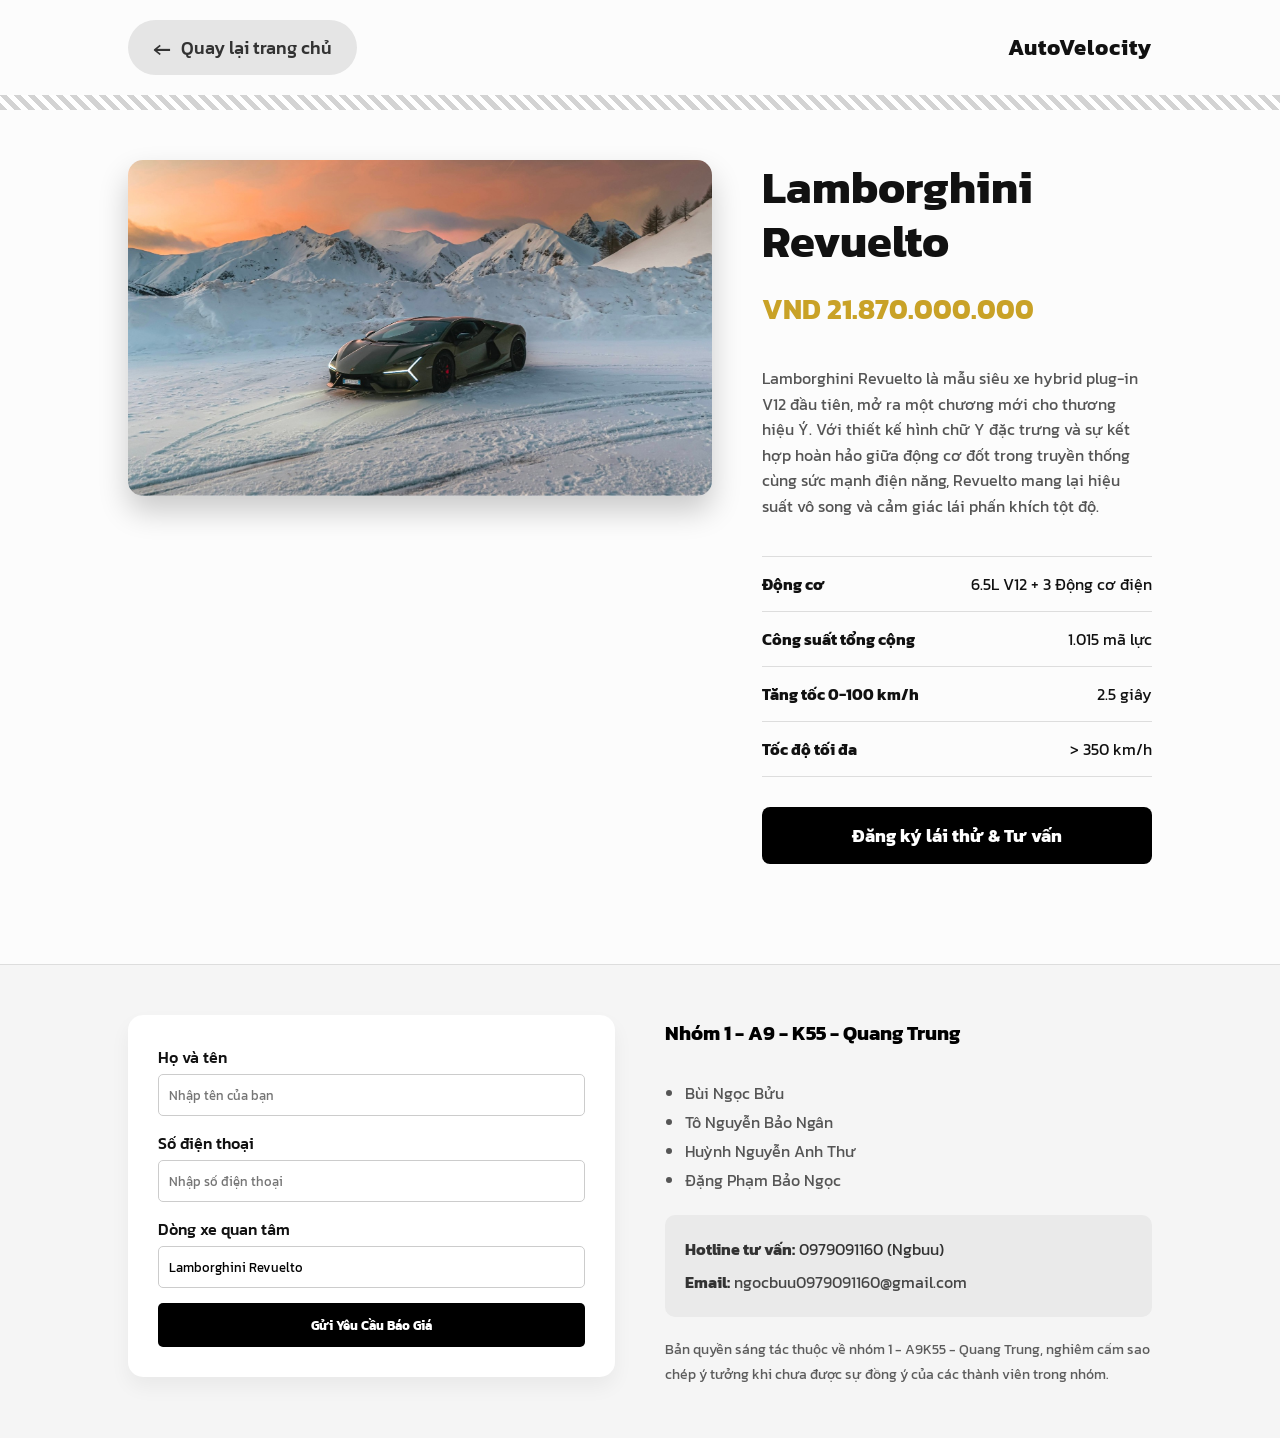
<file: lam2.html>
<!DOCTYPE html>
<html lang="vi">
<head>
    <meta charset="UTF-8">
    <meta name="viewport" content="width=device-width, initial-scale=1.0">
    <title>Chi tiết xe - Lamborghini Revuelto</title>
    <link rel="preconnect" href="https://fonts.googleapis.com">
    <link rel="preconnect" href="https://fonts.gstatic.com" crossorigin>
    <link href="https://fonts.googleapis.com/css2?family=Kanit:wght@300;400;700&display=swap" rel="stylesheet">
    
    <style>
        body {
            font-family: 'Kanit', sans-serif;
            margin: 0;
            padding: 0;
            background-color: #fcfcfc;
            color: #111;
        }

        a {
            text-decoration: none;
            color: inherit;
        }

        .khu-vuc-quay-lai {
            padding: 20px 10vw;
            background-color: #fcfcfc;
            display: flex;
            justify-content: space-between;
            align-items: center;
        }

        .logo-right {
            font-weight: 700;
            font-size: 22px;
            letter-spacing: 1px;
        }

        .btn-back {
            display: inline-flex;
            align-items: center;
            gap: 10px;
            font-size: 18px;
            font-weight: 500;
            color: #333;
            background-color: #e5e5e5;
            padding: 10px 25px;
            border-radius: 30px;
            transition: all 0.3s ease;
        }

        .btn-back span {
            font-size: 24px;
            transition: transform 0.3s ease;
        }

        .btn-back:hover {
            background-color: #d3d3d3;
            color: #000;
        }

        .btn-back:hover span {
            transform: translateX(-5px); 
        }

        .separator {
            height: 15px;
            background: repeating-linear-gradient(
                45deg,
                #d3d3d3,
                #d3d3d3 5px,
                #ffffff 5px,
                #ffffff 10px
            );
        }

        .chi-tiet-container {
            display: flex;
            flex-wrap: wrap;
            gap: 50px;
            padding: 50px 10vw;
            align-items: flex-start;
        }

        .cot-anh {
            flex: 1.5;
            min-width: 300px;
        }

        .cot-anh img {
            width: 100%;
            border-radius: 15px;
            box-shadow: 0 15px 30px rgba(0, 0, 0, 0.2);
            object-fit: cover;
        }

        .cot-thong-tin {
            flex: 1;
            min-width: 300px;
            display: flex;
            flex-direction: column;
            gap: 20px;
        }

        .cot-thong-tin h1 {
            font-size: 45px;
            margin: 0;
            line-height: 1.2;
        }

        .gia-xe {
            font-size: 28px;
            font-weight: 700;
            color: #c9a227; /* Màu vàng đồng nhẹ nhàng sang trọng */
            margin: 0;
        }

        .mo-ta {
            font-size: 16px;
            line-height: 1.6;
            color: #555;
        }

        .thong-so {
            list-style: none;
            padding: 0;
            margin: 0;
            border-top: 1px solid #ddd;
        }

        .thong-so li {
            padding: 15px 0;
            border-bottom: 1px solid #ddd;
            display: flex;
            justify-content: space-between;
            font-size: 16px;
        }

        .thong-so li span:first-child {
            font-weight: 700;
        }

        .btn-lien-he {
            background-color: #000;
            color: #fff;
            padding: 15px 30px;
            font-family: 'Kanit', sans-serif;
            font-size: 18px;
            font-weight: 700;
            border: none;
            border-radius: 8px;
            cursor: pointer;
            text-align: center;
            margin-top: 10px;
            transition: all 0.3s;
        }

        .btn-lien-he:hover {
            background-color: #333;
            transform: translateY(-3px);
            box-shadow: 0 5px 15px rgba(0,0,0,0.3);
        }

        /* Footer & Form Styles */
        .footer-container {
            background-color: #f5f5f5;
            padding: 50px 10vw;
            margin-top: 50px;
            border-top: 1px solid #ddd;
        }

        #footer {
            display: flex;
            flex-wrap: wrap;
            gap: 50px;
            list-style: none;
            padding: 0;
            margin: 0;
            justify-content: space-between;
        }

        #footer > li {
            flex: 1;
            min-width: 300px;
        }

        .form-wrapper {
            background-color: #fff;
            padding: 30px;
            border-radius: 15px;
            box-shadow: 0 10px 20px rgba(0,0,0,0.05);
        }

        .input-group {
            margin-bottom: 15px;
            text-align: left;
        }

        .input-group label {
            display: block;
            margin-bottom: 5px;
            font-weight: 500;
        }

        .input-group input {
            width: 100%;
            padding: 10px;
            border: 1px solid #ccc;
            border-radius: 5px;
            box-sizing: border-box;
            font-family: 'Kanit', sans-serif;
        }

        .btn-submit {
            background-color: #000;
            color: #fff;
            padding: 12px 25px;
            border: none;
            border-radius: 5px;
            cursor: pointer;
            font-weight: bold;
            width: 100%;
            font-family: 'Kanit', sans-serif;
            transition: background 0.3s;
        }

        .btn-submit:hover {
            background-color: #333;
        }

        #credit {
            list-style: none;
            padding: 0;
            line-height: 1.8;
        }

        #nhom1 {
            font-size: 20px;
            font-weight: 700;
            color: #000;
        }

        #tenthanhvien {
            list-style: disc;
            padding-left: 20px;
            color: #555;
        }

        .thong-tin-lien-he {
            background-color: #eaeaea;
            padding: 15px 20px;
            border-radius: 10px;
            margin: 20px 0;
        }

        .thong-tin-lien-he p {
            margin: 5px 0;
            color: #333;
            font-size: 16px;
        }

        .thong-tin-lien-he a {
            color: #464646;
            font-weight: 400;
            transition: color 0.3s;
        }

        #banquyen {
            margin-top: 20px;
            font-size: 14px;
            color: #5c5c5c;
        }

        /* Modal Styles */
        .modal-overlay {
            display: none; 
            position: fixed;
            z-index: 9999; 
            left: 0;
            top: 0;
            width: 100%;
            height: 100%;
            background-color: rgba(0, 0, 0, 0.6); 
        }

        .modal-content {
            font-family: "Kanit";
            backdrop-filter: blur(10px);
            -webkit-backdrop-filter: blur(10px); 
            background-color: #ffffffaf; 
            border: 1px solid rgba(255, 255, 255, 0.6); 
            margin: 15% auto; 
            padding: 30px; 
            border-radius: 25px; 
            width: 80%; 
            max-width: 400px; 
            text-align: center; 
            box-shadow: 0 4px 15px rgba(0,0,0,0.3); 
            position: relative; 
            animation: fadeIn 0.3s ease-out; 
        }

        @keyframes fadeIn {
            from { opacity: 0; transform: translateY(-20px); }
            to { opacity: 1; transform: translateY(0); }
        }

        .modal-content h2 { color: #000000; margin-top: 0; }

        .close-btn {
            color: #555;
            float: right;
            font-size: 28px;
            font-weight: bold;
            cursor: pointer;
            position: absolute;
            top: 15px;
            right: 20px;
        }

        .btn-ok {
            background-color: #000000;
            color: white;
            padding: 10px 25px;
            margin-top: 20px;
            border: none;
            border-radius: 5px;
            cursor: pointer;
            font-size: 16px;
            font-family: "Kanit";
        }

        /* Responsive */
        @media screen and (max-width: 768px) {
            .khu-vuc-quay-lai {
                flex-direction: column-reverse;
                gap: 15px;
                padding: 15px 5%;
                text-align: center;
            }

            .btn-back {
                width: 90%;
                justify-content: center;
                box-sizing: border-box;
            }

            .chi-tiet-container {
                flex-direction: column;
                padding: 30px 5%; 
                gap: 30px;
            }

            .cot-anh, .cot-thong-tin {
                flex: 1;
                width: 100%; 
                min-width: 0; 
            }

            .cot-thong-tin h1 {
                font-size: 32px; 
            }

            .gia-xe {
                font-size: 24px;
            }

            .footer-container {
                padding: 40px 5%;
            }

            #footer {
                flex-direction: column;
                gap: 40px;
            }

            #footer > li {
                width: 100%;
                min-width: 0;
            }
            
            .btn-lien-he {
                width: 100%;
            }

            .modal-content {
                width: 85%;
                margin-top: 40%; 
            }
        }
    
    </style>
</head>
<body>

    <div class="khu-vuc-quay-lai">
        <a href="index.html#cacsanpham" class="btn-back">
            <span>&#8592;</span> Quay lại trang chủ
        </a>
        <div class="logo-right">AutoVelocity</div>
    </div>
    
    <div class="separator"></div>

    <main class="chi-tiet-container">
        <div class="cot-anh">
            <img src="./xe6.jpg" alt="Lamborghini Revuelto">
        </div>

        <div class="cot-thong-tin">
            <h1>Lamborghini Revuelto</h1>
            <p class="gia-xe">VND 21.870.000.000</p>
            
            <p class="mo-ta">
                Lamborghini Revuelto là mẫu siêu xe hybrid plug-in V12 đầu tiên, mở ra một chương mới cho thương hiệu Ý. Với thiết kế hình chữ Y đặc trưng và sự kết hợp hoàn hảo giữa động cơ đốt trong truyền thống cùng sức mạnh điện năng, Revuelto mang lại hiệu suất vô song và cảm giác lái phấn khích tột độ.
            </p>

            <ul class="thong-so">
                <li><span>Động cơ</span> <span>6.5L V12 + 3 Động cơ điện</span></li>
                <li><span>Công suất tổng cộng</span> <span>1.015 mã lực</span></li>
                <li><span>Tăng tốc 0-100 km/h</span> <span>2.5 giây</span></li>
                <li><span>Tốc độ tối đa</span> <span>> 350 km/h</span></li>
            </ul>

            <button class="btn-lien-he" onclick="document.querySelector('.consultation-form').scrollIntoView({behavior: 'smooth'})">Đăng ký lái thử & Tư vấn</button>
        </div>
    </main>

    <div class="footer-container">
        <ul id="footer">
            <li>
                <div class="form-wrapper">
                    <form class="consultation-form">
                        <div class="input-group">
                            <label>Họ và tên</label>
                            <input type="text" placeholder="Nhập tên của bạn" required>
                        </div>
                        <div class="input-group">
                            <label>Số điện thoại</label>
                            <input type="tel" placeholder="Nhập số điện thoại" required>
                        </div>
                        <div class="input-group">
                            <label>Dòng xe quan tâm</label>
                            <input type="text" value="Lamborghini Revuelto" readonly>
                        </div>
                        <button type="submit" class="btn-submit">Gửi Yêu Cầu Báo Giá</button>
                    </form>
                </div>
            </li>
            <li>
                <div>
                    <ul id="credit">
                        <li id="nhom1">Nhóm 1 - A9 - K55 - Quang Trung</li><br>
                        <li>
                            <ul id="tenthanhvien">
                                <li>Bùi Ngọc Bửu</li>
                                <li>Tô Nguyễn Bảo Ngân</li>
                                <li>Huỳnh Nguyễn Anh Thư</li>
                                <li>Đặng Phạm Bảo Ngọc</li>
                            </ul>
                        </li>
                        
                        <div class="thong-tin-lien-he">
                            <p><strong>Hotline tư vấn:</strong> 0979091160 (Ngbuu)</p>
                            <p><strong>Email:</strong> <a href="mailto:ngocbuu0979091160@gmail.com">ngocbuu0979091160@gmail.com</a></p>
                        </div>

                        <li id="banquyen">Bản quyền sáng tác thuộc về nhóm 1 - A9K55 - Quang Trung, nghiêm cấm sao chép ý tưởng khi chưa được sự đồng ý của các thành viên trong nhóm. </li>
                    </ul>
                </div>
            </li>
        </ul>         
    </div>

    <div id="thongBaoModal" class="modal-overlay">
        <div class="modal-content">
            <span class="close-btn" id="btnDongThongBao">&times;</span>
            <h2>Chào mừng bạn đến với kỷ nguyên mới!</h2>
            <p>Nhóm 1 - A9 - K55 đã nhận được yêu cầu của bạn. Chúng tôi sẽ liên hệ để tư vấn chi tiết về siêu phẩm Lamborghini Revuelto trong vòng 15 phút.</p>
            <button class="btn-ok" id="btnDongOK">Xác nhận</button>
        </div>
    </div>

    <script>
        const formTuVan = document.querySelector('.consultation-form');
        const modal = document.getElementById("thongBaoModal");
        const btnDongX = document.getElementById("btnDongThongBao");
        const btnDongOK = document.getElementById("btnDongOK");

        formTuVan.addEventListener('submit', function(event) {
            event.preventDefault(); 
            modal.style.display = "block"; 
            formTuVan.reset(); 
        });

        btnDongX.onclick = function() { modal.style.display = "none"; }
        btnDongOK.onclick = function() { modal.style.display = "none"; }
        window.onclick = function(event) {
            if (event.target == modal) {
                modal.style.display = "none";
            }
        }
    </script>

</body>
</html>
</file>
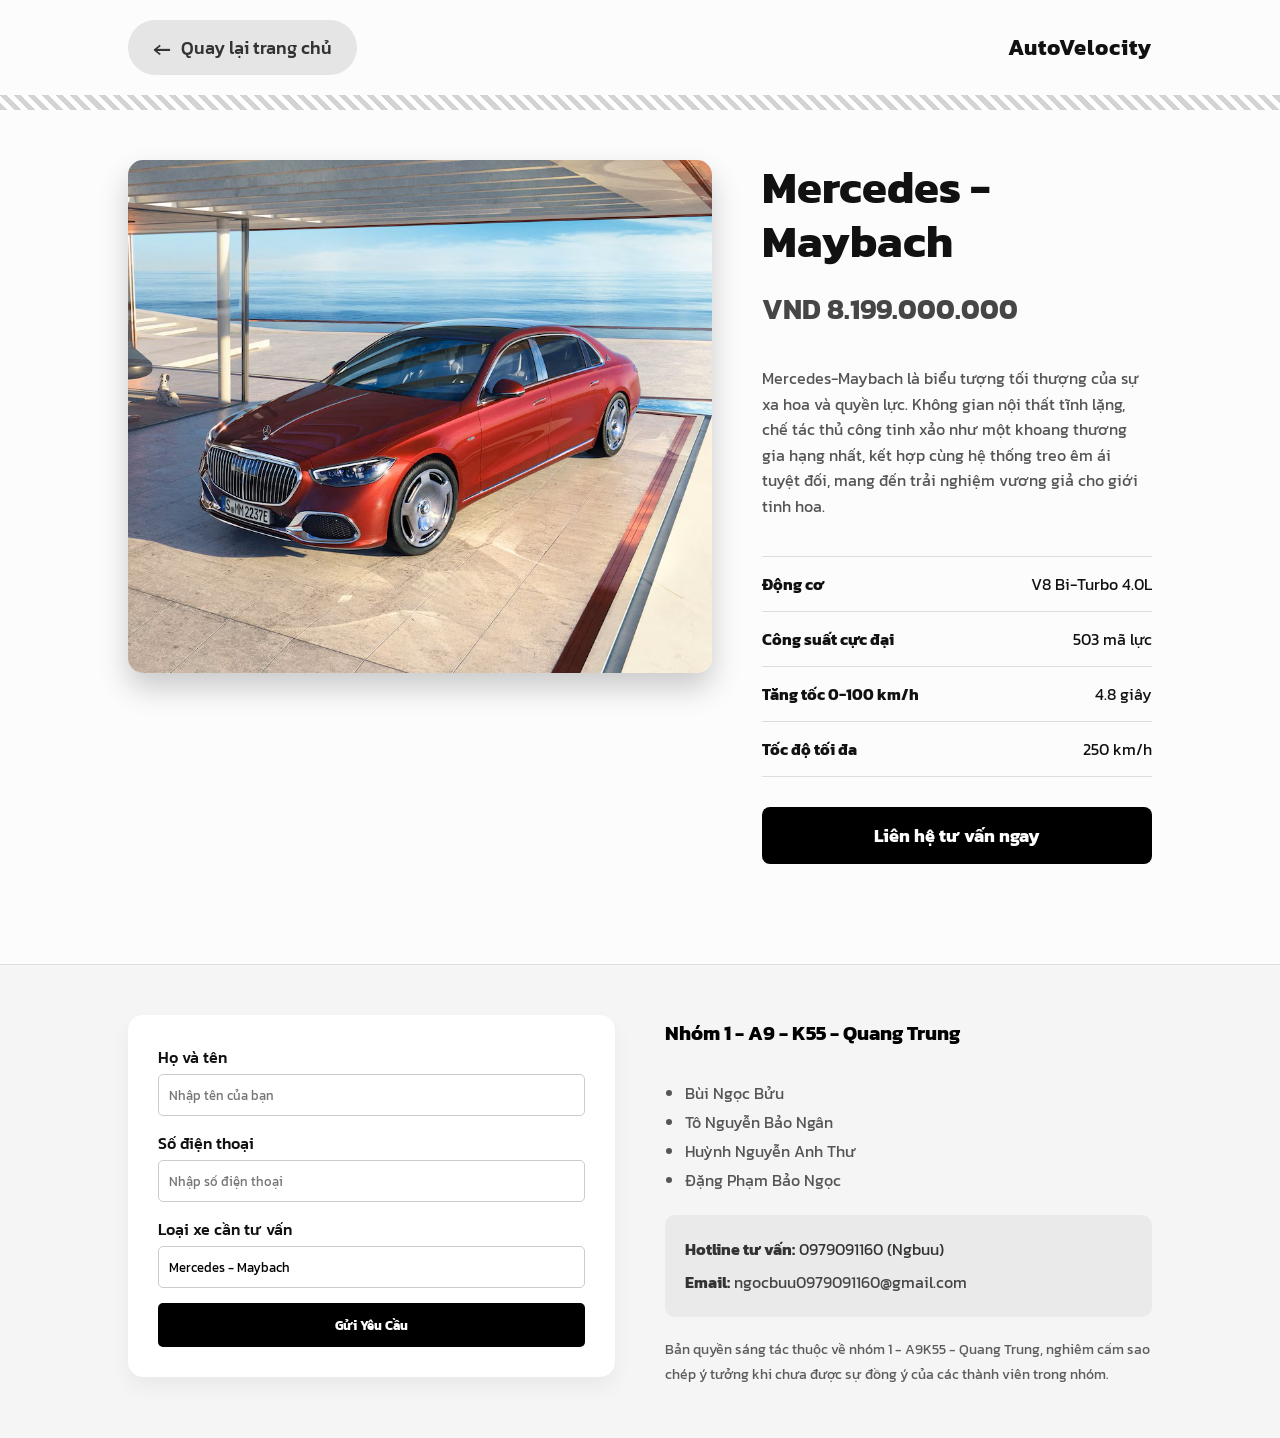
<file: mec1.html>
<!DOCTYPE html>
<html lang="vi">
<head>
    <meta charset="UTF-8">
    <meta name="viewport" content="width=device-width, initial-scale=1.0">
    <title>Chi tiết xe - Mercedes - Maybach</title>
    <link rel="preconnect" href="https://fonts.googleapis.com">
    <link rel="preconnect" href="https://fonts.gstatic.com" crossorigin>
    <link href="https://fonts.googleapis.com/css2?family=Kanit:wght@300;400;700&display=swap" rel="stylesheet">
    
    <style>
        body {
            font-family: 'Kanit', sans-serif;
            margin: 0;
            padding: 0;
            background-color: #fcfcfc;
            color: #111;
        }

        a {
            text-decoration: none;
            color: inherit;
        }

        .khu-vuc-quay-lai {
            padding: 20px 10vw;
            background-color: #fcfcfc;
            display: flex;
            justify-content: space-between;
            align-items: center;
        }

        .logo-right {
            font-weight: 700;
            font-size: 22px;
            letter-spacing: 1px;
        }

        .btn-back {
            display: inline-flex;
            align-items: center;
            gap: 10px;
            font-size: 18px;
            font-weight: 500;
            color: #333;
            background-color: #e5e5e5;
            padding: 10px 25px;
            border-radius: 30px;
            transition: all 0.3s ease;
        }

        .btn-back span {
            font-size: 24px;
            transition: transform 0.3s ease;
        }

        .btn-back:hover {
            background-color: #d3d3d3;
            color: #000;
        }

        .btn-back:hover span {
            transform: translateX(-5px); 
        }

        .separator {
            height: 15px;
            background: repeating-linear-gradient(
                45deg,
                #d3d3d3,
                #d3d3d3 5px,
                #ffffff 5px,
                #ffffff 10px
            );
        }

        .chi-tiet-container {
            display: flex;
            flex-wrap: wrap;
            gap: 50px;
            padding: 50px 10vw;
            align-items: flex-start;
        }

        .cot-anh {
            flex: 1.5;
            min-width: 300px;
        }

        .cot-anh img {
            width: 100%;
            border-radius: 15px;
            box-shadow: 0 15px 30px rgba(0, 0, 0, 0.2);
            object-fit: cover;
        }

        .cot-thong-tin {
            flex: 1;
            min-width: 300px;
            display: flex;
            flex-direction: column;
            gap: 20px;
        }

        .cot-thong-tin h1 {
            font-size: 45px;
            margin: 0;
            line-height: 1.2;
        }

        .gia-xe {
            font-size: 28px;
            font-weight: 700;
            color: #464646;
            margin: 0;
        }

        .mo-ta {
            font-size: 16px;
            line-height: 1.6;
            color: #555;
        }

        .thong-so {
            list-style: none;
            padding: 0;
            margin: 0;
            border-top: 1px solid #ddd;
        }

        .thong-so li {
            padding: 15px 0;
            border-bottom: 1px solid #ddd;
            display: flex;
            justify-content: space-between;
            font-size: 16px;
        }

        .thong-so li span:first-child {
            font-weight: 700;
        }

        .btn-lien-he {
            background-color: #000;
            color: #fff;
            padding: 15px 30px;
            font-family: 'Kanit', sans-serif;
            font-size: 18px;
            font-weight: 700;
            border: none;
            border-radius: 8px;
            cursor: pointer;
            text-align: center;
            margin-top: 10px;
            transition: all 0.3s;
        }

        .btn-lien-he:hover {
            background-color: #333;
            transform: translateY(-3px);
            box-shadow: 0 5px 15px rgba(0,0,0,0.3);
        }

        .footer-container {
            background-color: #f5f5f5;
            padding: 50px 10vw;
            margin-top: 50px;
            border-top: 1px solid #ddd;
        }

        #footer {
            display: flex;
            flex-wrap: wrap;
            gap: 50px;
            list-style: none;
            padding: 0;
            margin: 0;
            justify-content: space-between;
        }

        #footer > li {
            flex: 1;
            min-width: 300px;
        }

        .form-wrapper {
            background-color: #fff;
            padding: 30px;
            border-radius: 15px;
            box-shadow: 0 10px 20px rgba(0,0,0,0.05);
        }

        .input-group {
            margin-bottom: 15px;
            text-align: left;
        }

        .input-group label {
            display: block;
            margin-bottom: 5px;
            font-weight: 500;
        }

        .input-group input {
            width: 100%;
            padding: 10px;
            border: 1px solid #ccc;
            border-radius: 5px;
            box-sizing: border-box;
            font-family: 'Kanit', sans-serif;
        }

        .btn-submit {
            background-color: #000;
            color: #fff;
            padding: 12px 25px;
            border: none;
            border-radius: 5px;
            cursor: pointer;
            font-weight: bold;
            width: 100%;
            font-family: 'Kanit', sans-serif;
            transition: background 0.3s;
        }

        .btn-submit:hover {
            background-color: #333;
        }

        #credit {
            list-style: none;
            padding: 0;
            line-height: 1.8;
        }

        #nhom1 {
            font-size: 20px;
            font-weight: 700;
            color: #000;
        }

        #tenthanhvien {
            list-style: disc;
            padding-left: 20px;
            color: #555;
        }

        .thong-tin-lien-he {
            background-color: #eaeaea;
            padding: 15px 20px;
            border-radius: 10px;
            margin: 20px 0;
        }

        .thong-tin-lien-he p {
            margin: 5px 0;
            color: #333;
            font-size: 16px;
        }

        .thong-tin-lien-he a {
            color: #464646;
            font-weight: 400;
            transition: color 0.3s;
        }

        .thong-tin-lien-he a:hover {
            color: #666666;
            text-decoration: underline;
        }

        #banquyen {
            margin-top: 20px;
            font-size: 14px;
            color: #5c5c5c;
        }

        .modal-overlay {
            display: none; 
            position: fixed;
            z-index: 9999; 
            left: 0;
            top: 0;
            width: 100%;
            height: 100%;
            background-color: rgba(0, 0, 0, 0.6); 
        }

        .modal-content {
            font-family: "Kanit";
            backdrop-filter: blur(10px);
            -webkit-backdrop-filter: blur(10px); 
            background-color: #ffffffaf; 
            border: 1px solid rgba(255, 255, 255, 0.6); 
            margin: 15% auto; 
            padding: 30px; 
            border-radius: 25px; 
            width: 80%; 
            max-width: 400px; 
            text-align: center; 
            box-shadow: 0 4px 15px rgba(0,0,0,0.3); 
            position: relative; 
            animation: fadeIn 0.3s ease-out; 
        }

        @keyframes fadeIn {
            from { opacity: 0; transform: translateY(-20px); }
            to { opacity: 1; transform: translateY(0); }
        }

        .modal-content h2 { color: #000000; margin-top: 0; }

        .close-btn {
            color: #555;
            float: right;
            font-size: 28px;
            font-weight: bold;
            cursor: pointer;
            position: absolute;
            top: 15px;
            right: 20px;
        }

        .close-btn:hover { color: black; }

        .btn-ok {
            background-color: #000000;
            color: white;
            padding: 10px 25px;
            margin-top: 20px;
            border: none;
            border-radius: 5px;
            cursor: pointer;
            font-size: 16px;
            font-family: "Kanit";
        }

        @media screen and (max-width: 768px) {

            .khu-vuc-quay-lai {
                flex-direction: column-reverse;
                gap: 15px;
                padding: 15px 5%;
                text-align: center;
            }

            .btn-back {
                width: 100%;
                justify-content: center;
                box-sizing: border-box;
            }

            .chi-tiet-container {
                flex-direction: column;
                padding: 30px 5%;
                gap: 30px;
            }

            .cot-anh, .cot-thong-tin {
                flex: 1;
                width: 100%; 
                min-width: 0;
            }

            .cot-thong-tin h1 {
                font-size: 32px;
            }

            .gia-xe {
                font-size: 24px;
            }

            .footer-container {
                padding: 40px 5%;
            }

            #footer {
                flex-direction: column;
                gap: 40px;
            }

            #footer > li {
                width: 100%;
                min-width: 0;
            }
            
            .btn-lien-he {
                width: 100%;
            }

            .modal-content {
                width: 85%;
                margin-top: 40%;
            }
        }
    
    </style>
</head>
<body>

    <div class="khu-vuc-quay-lai">
        <a href="index.html#cacsanpham" class="btn-back">
            <span>&#8592;</span> Quay lại trang chủ
        </a>
        <div class="logo-right">AutoVelocity</div>
    </div>
    
    <div class="separator"></div>

    <main class="chi-tiet-container">
        <div class="cot-anh">
            <img src="./xe3.jpg" alt="Mercedes - Maybach">
        </div>

        <div class="cot-thong-tin">
            <h1>Mercedes - Maybach</h1>
            <p class="gia-xe">VND 8.199.000.000</p>
            
            <p class="mo-ta">
                Mercedes-Maybach là biểu tượng tối thượng của sự xa hoa và quyền lực. Không gian nội thất tĩnh lặng, chế tác thủ công tinh xảo như một khoang thương gia hạng nhất, kết hợp cùng hệ thống treo êm ái tuyệt đối, mang đến trải nghiệm vương giả cho giới tinh hoa.
            </p>

            <ul class="thong-so">
                <li><span>Động cơ</span> <span>V8 Bi-Turbo 4.0L</span></li>
                <li><span>Công suất cực đại</span> <span>503 mã lực</span></li>
                <li><span>Tăng tốc 0-100 km/h</span> <span>4.8 giây</span></li>
                <li><span>Tốc độ tối đa</span> <span>250 km/h</span></li>
            </ul>

            <button class="btn-lien-he" onclick="document.querySelector('.consultation-form').scrollIntoView({behavior: 'smooth'})">Liên hệ tư vấn ngay</button>
        </div>
    </main>

    <div class="footer-container">
        <ul id="footer">
            <li>
                <div class="form-wrapper">
                    <form class="consultation-form">
                        <div class="input-group">
                            <label>Họ và tên</label>
                            <input type="text" placeholder="Nhập tên của bạn" required>
                        </div>
                        <div class="input-group">
                            <label>Số điện thoại</label>
                            <input type="tel" placeholder="Nhập số điện thoại" required>
                        </div>
                        <div class="input-group">
                            <label>Loại xe cần tư vấn</label>
                            <input type="text" placeholder="Ví dụ: Porsche 911, BMW i7..." value="Mercedes - Maybach" required>
                        </div>
                        <button type="submit" class="btn-submit">Gửi Yêu Cầu</button>
                    </form>
                </div>
            </li>
            <li>
                <div>
                    <ul id="credit">
                        <li id="nhom1">Nhóm 1 - A9 - K55 - Quang Trung</li><br>
                        <li>
                            <ul id="tenthanhvien">
                                <li>Bùi Ngọc Bửu</li>
                                <li>Tô Nguyễn Bảo Ngân</li>
                                <li>Huỳnh Nguyễn Anh Thư</li>
                                <li>Đặng Phạm Bảo Ngọc</li>
                            </ul>
                        </li>
                        
                        <div class="thong-tin-lien-he">
                            <p><strong>Hotline tư vấn:</strong> 0979091160 (Ngbuu)</p>
                            <p><strong>Email:</strong> <a href="mailto:ngocbuu0979091160@gmail.com">ngocbuu0979091160@gmail.com</a></p>
                        </div>

                        <li id="banquyen">Bản quyền sáng tác thuộc về nhóm 1 - A9K55 - Quang Trung, nghiêm cấm sao chép ý tưởng khi chưa được sự đồng ý của các thành viên trong nhóm. </li>
                    </ul>
                </div>
            </li>
        </ul>         
    </div>

    <div id="thongBaoModal" class="modal-overlay">
        <div class="modal-content">
            <span class="close-btn" id="btnDongThongBao">&times;</span>
            <h2>Cảm ơn quý khách!</h2>
            <p>Nhóm 1 - A9 - K55 đã nhận được yêu cầu của bạn. Chuyên viên sẽ gọi lại cho bạn theo số điện thoại đã cung cấp trong thời gian sớm nhất.</p>
            <button class="btn-ok" id="btnDongOK">Tuyệt vời</button>
        </div>
    </div>

    <script>
        const formTuVan = document.querySelector('.consultation-form');
        const modal = document.getElementById("thongBaoModal");
        const btnDongX = document.getElementById("btnDongThongBao");
        const btnDongOK = document.getElementById("btnDongOK");

        formTuVan.addEventListener('submit', function(event) {
            event.preventDefault(); 
            modal.style.display = "block"; 
            formTuVan.reset(); 
        });

        btnDongX.onclick = function() { modal.style.display = "none"; }
        btnDongOK.onclick = function() { modal.style.display = "none"; }
        window.onclick = function(event) {
            if (event.target == modal) {
                modal.style.display = "none";
            }
        }
    </script>

</body>
</html>
</file>
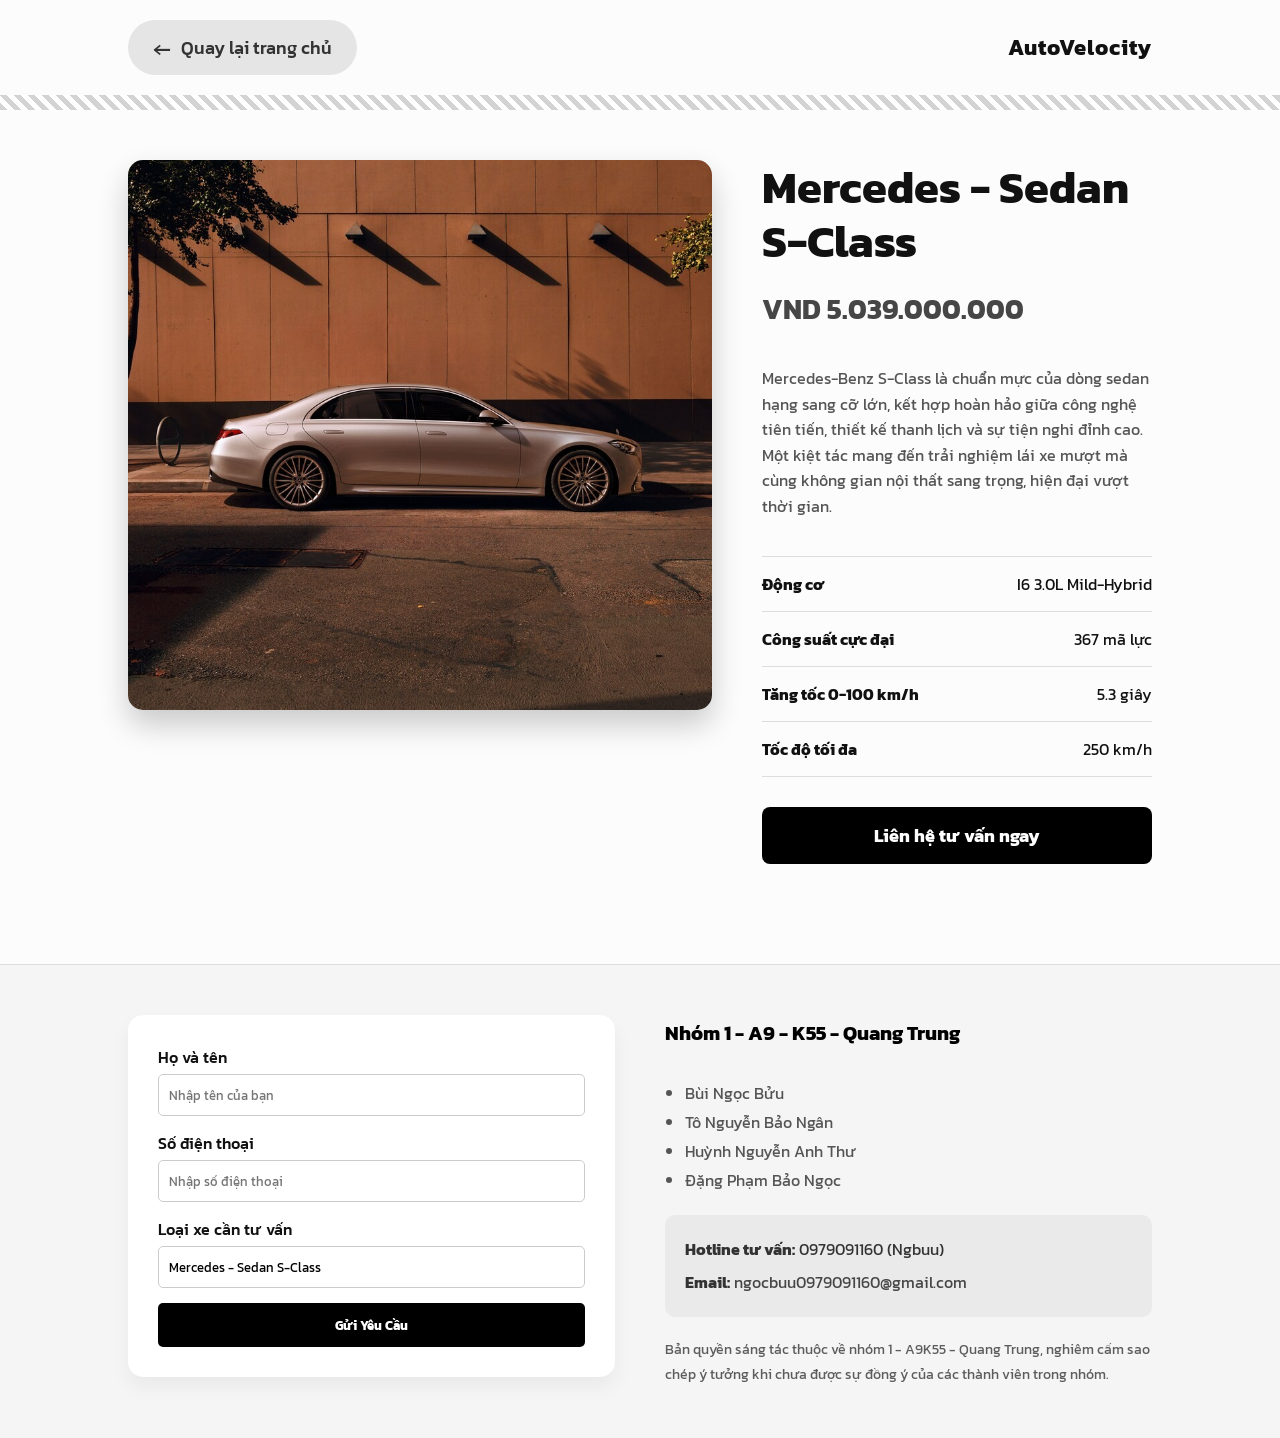
<file: mec2.html>
<!DOCTYPE html>
<html lang="vi">
<head>
    <meta charset="UTF-8">
    <meta name="viewport" content="width=device-width, initial-scale=1.0">
    <title>Chi tiết xe - Mercedes - Sedan S-Class</title>
    <link rel="preconnect" href="https://fonts.googleapis.com">
    <link rel="preconnect" href="https://fonts.gstatic.com" crossorigin>
    <link href="https://fonts.googleapis.com/css2?family=Kanit:wght@300;400;700&display=swap" rel="stylesheet">
    
    <style>
        body {
            font-family: 'Kanit', sans-serif;
            margin: 0;
            padding: 0;
            background-color: #fcfcfc;
            color: #111;
        }

        a {
            text-decoration: none;
            color: inherit;
        }

        .khu-vuc-quay-lai {
            padding: 20px 10vw;
            background-color: #fcfcfc;
            display: flex;
            justify-content: space-between;
            align-items: center;
        }

        .logo-right {
            font-weight: 700;
            font-size: 22px;
            letter-spacing: 1px;
        }

        .btn-back {
            display: inline-flex;
            align-items: center;
            gap: 10px;
            font-size: 18px;
            font-weight: 500;
            color: #333;
            background-color: #e5e5e5;
            padding: 10px 25px;
            border-radius: 30px;
            transition: all 0.3s ease;
        }

        .btn-back span {
            font-size: 24px;
            transition: transform 0.3s ease;
        }

        .btn-back:hover {
            background-color: #d3d3d3;
            color: #000;
        }

        .btn-back:hover span {
            transform: translateX(-5px); 
        }

        .separator {
            height: 15px;
            background: repeating-linear-gradient(
                45deg,
                #d3d3d3,
                #d3d3d3 5px,
                #ffffff 5px,
                #ffffff 10px
            );
        }

        .chi-tiet-container {
            display: flex;
            flex-wrap: wrap;
            gap: 50px;
            padding: 50px 10vw;
            align-items: flex-start;
        }

        .cot-anh {
            flex: 1.5;
            min-width: 300px;
        }

        .cot-anh img {
            width: 100%;
            border-radius: 15px;
            box-shadow: 0 15px 30px rgba(0, 0, 0, 0.2);
            object-fit: cover;
        }

        .cot-thong-tin {
            flex: 1;
            min-width: 300px;
            display: flex;
            flex-direction: column;
            gap: 20px;
        }

        .cot-thong-tin h1 {
            font-size: 45px;
            margin: 0;
            line-height: 1.2;
        }

        .gia-xe {
            font-size: 28px;
            font-weight: 700;
            color: #464646;
            margin: 0;
        }

        .mo-ta {
            font-size: 16px;
            line-height: 1.6;
            color: #555;
        }

        .thong-so {
            list-style: none;
            padding: 0;
            margin: 0;
            border-top: 1px solid #ddd;
        }

        .thong-so li {
            padding: 15px 0;
            border-bottom: 1px solid #ddd;
            display: flex;
            justify-content: space-between;
            font-size: 16px;
        }

        .thong-so li span:first-child {
            font-weight: 700;
        }

        .btn-lien-he {
            background-color: #000;
            color: #fff;
            padding: 15px 30px;
            font-family: 'Kanit', sans-serif;
            font-size: 18px;
            font-weight: 700;
            border: none;
            border-radius: 8px;
            cursor: pointer;
            text-align: center;
            margin-top: 10px;
            transition: all 0.3s;
        }

        .btn-lien-he:hover {
            background-color: #333;
            transform: translateY(-3px);
            box-shadow: 0 5px 15px rgba(0,0,0,0.3);
        }

        .footer-container {
            background-color: #f5f5f5;
            padding: 50px 10vw;
            margin-top: 50px;
            border-top: 1px solid #ddd;
        }

        #footer {
            display: flex;
            flex-wrap: wrap;
            gap: 50px;
            list-style: none;
            padding: 0;
            margin: 0;
            justify-content: space-between;
        }

        #footer > li {
            flex: 1;
            min-width: 300px;
        }

        .form-wrapper {
            background-color: #fff;
            padding: 30px;
            border-radius: 15px;
            box-shadow: 0 10px 20px rgba(0,0,0,0.05);
        }

        .input-group {
            margin-bottom: 15px;
            text-align: left;
        }

        .input-group label {
            display: block;
            margin-bottom: 5px;
            font-weight: 500;
        }

        .input-group input {
            width: 100%;
            padding: 10px;
            border: 1px solid #ccc;
            border-radius: 5px;
            box-sizing: border-box;
            font-family: 'Kanit', sans-serif;
        }

        .btn-submit {
            background-color: #000;
            color: #fff;
            padding: 12px 25px;
            border: none;
            border-radius: 5px;
            cursor: pointer;
            font-weight: bold;
            width: 100%;
            font-family: 'Kanit', sans-serif;
            transition: background 0.3s;
        }

        .btn-submit:hover {
            background-color: #333;
        }

        #credit {
            list-style: none;
            padding: 0;
            line-height: 1.8;
        }

        #nhom1 {
            font-size: 20px;
            font-weight: 700;
            color: #000;
        }

        #tenthanhvien {
            list-style: disc;
            padding-left: 20px;
            color: #555;
        }

        .thong-tin-lien-he {
            background-color: #eaeaea;
            padding: 15px 20px;
            border-radius: 10px;
            margin: 20px 0;
        }

        .thong-tin-lien-he p {
            margin: 5px 0;
            color: #333;
            font-size: 16px;
        }

        .thong-tin-lien-he a {
            color: #464646;
            font-weight: 400;
            transition: color 0.3s;
        }

        .thong-tin-lien-he a:hover {
            color: #666666;
            text-decoration: underline;
        }

        #banquyen {
            margin-top: 20px;
            font-size: 14px;
            color: #5c5c5c;
        }

        .modal-overlay {
            display: none; 
            position: fixed;
            z-index: 9999; 
            left: 0;
            top: 0;
            width: 100%;
            height: 100%;
            background-color: rgba(0, 0, 0, 0.6); 
        }

        .modal-content {
            font-family: "Kanit";
            backdrop-filter: blur(10px);
            -webkit-backdrop-filter: blur(10px); 
            background-color: #ffffffaf; 
            border: 1px solid rgba(255, 255, 255, 0.6); 
            margin: 15% auto; 
            padding: 30px; 
            border-radius: 25px; 
            width: 80%; 
            max-width: 400px; 
            text-align: center; 
            box-shadow: 0 4px 15px rgba(0,0,0,0.3); 
            position: relative; 
            animation: fadeIn 0.3s ease-out; 
        }

        @keyframes fadeIn {
            from { opacity: 0; transform: translateY(-20px); }
            to { opacity: 1; transform: translateY(0); }
        }

        .modal-content h2 { color: #000000; margin-top: 0; }

        .close-btn {
            color: #555;
            float: right;
            font-size: 28px;
            font-weight: bold;
            cursor: pointer;
            position: absolute;
            top: 15px;
            right: 20px;
        }

        .close-btn:hover { color: black; }

        .btn-ok {
            background-color: #000000;
            color: white;
            padding: 10px 25px;
            margin-top: 20px;
            border: none;
            border-radius: 5px;
            cursor: pointer;
            font-size: 16px;
            font-family: "Kanit";
        }
        
        @media screen and (max-width: 768px) {

            .khu-vuc-quay-lai {
                flex-direction: column-reverse;
                gap: 15px;
                padding: 15px 5%;
                text-align: center;
            }

            .btn-back {
                width: 100%;
                justify-content: center;
                box-sizing: border-box;
            }

            .chi-tiet-container {
                flex-direction: column;
                padding: 30px 5%;
                gap: 30px;
            }

            .cot-anh, .cot-thong-tin {
                flex: 1;
                width: 100%; 
                min-width: 0;
            }

            .cot-thong-tin h1 {
                font-size: 32px;
            }

            .gia-xe {
                font-size: 24px;
            }

            .footer-container {
                padding: 40px 5%;
            }

            #footer {
                flex-direction: column;
                gap: 40px;
            }

            #footer > li {
                width: 100%;
                min-width: 0;
            }
            
            .btn-lien-he {
                width: 100%;
            }

            .modal-content {
                width: 85%;
                margin-top: 40%;
            }
        }
    </style>
</head>
<body>

    <div class="khu-vuc-quay-lai">
        <a href="index.html#cacsanpham" class="btn-back">
            <span>&#8592;</span> Quay lại trang chủ
        </a>
        <div class="logo-right">AutoVelocity</div>
    </div>
    
    <div class="separator"></div>

    <main class="chi-tiet-container">
        <div class="cot-anh">
            <img src="./xe4.jpg" alt="Mercedes - Sedan S-Class">
        </div>

        <div class="cot-thong-tin">
            <h1>Mercedes - Sedan S-Class</h1>
            <p class="gia-xe">VND 5.039.000.000</p>
            
            <p class="mo-ta">
                Mercedes-Benz S-Class là chuẩn mực của dòng sedan hạng sang cỡ lớn, kết hợp hoàn hảo giữa công nghệ tiên tiến, thiết kế thanh lịch và sự tiện nghi đỉnh cao. Một kiệt tác mang đến trải nghiệm lái xe mượt mà cùng không gian nội thất sang trọng, hiện đại vượt thời gian.
            </p>

            <ul class="thong-so">
                <li><span>Động cơ</span> <span>I6 3.0L Mild-Hybrid</span></li>
                <li><span>Công suất cực đại</span> <span>367 mã lực</span></li>
                <li><span>Tăng tốc 0-100 km/h</span> <span>5.3 giây</span></li>
                <li><span>Tốc độ tối đa</span> <span>250 km/h</span></li>
            </ul>

            <button class="btn-lien-he" onclick="document.querySelector('.consultation-form').scrollIntoView({behavior: 'smooth'})">Liên hệ tư vấn ngay</button>
        </div>
    </main>

    <div class="footer-container">
        <ul id="footer">
            <li>
                <div class="form-wrapper">
                    <form class="consultation-form">
                        <div class="input-group">
                            <label>Họ và tên</label>
                            <input type="text" placeholder="Nhập tên của bạn" required>
                        </div>
                        <div class="input-group">
                            <label>Số điện thoại</label>
                            <input type="tel" placeholder="Nhập số điện thoại" required>
                        </div>
                        <div class="input-group">
                            <label>Loại xe cần tư vấn</label>
                            <input type="text" placeholder="Ví dụ: Porsche 911, BMW i7..." value="Mercedes - Sedan S-Class" required>
                        </div>
                        <button type="submit" class="btn-submit">Gửi Yêu Cầu</button>
                    </form>
                </div>
            </li>
            <li>
                <div>
                    <ul id="credit">
                        <li id="nhom1">Nhóm 1 - A9 - K55 - Quang Trung</li><br>
                        <li>
                            <ul id="tenthanhvien">
                                <li>Bùi Ngọc Bửu</li>
                                <li>Tô Nguyễn Bảo Ngân</li>
                                <li>Huỳnh Nguyễn Anh Thư</li>
                                <li>Đặng Phạm Bảo Ngọc</li>
                            </ul>
                        </li>
                        
                        <div class="thong-tin-lien-he">
                            <p><strong>Hotline tư vấn:</strong> 0979091160 (Ngbuu)</p>
                            <p><strong>Email:</strong> <a href="mailto:ngocbuu0979091160@gmail.com">ngocbuu0979091160@gmail.com</a></p>
                        </div>

                        <li id="banquyen">Bản quyền sáng tác thuộc về nhóm 1 - A9K55 - Quang Trung, nghiêm cấm sao chép ý tưởng khi chưa được sự đồng ý của các thành viên trong nhóm. </li>
                    </ul>
                </div>
            </li>
        </ul>         
    </div>

    <div id="thongBaoModal" class="modal-overlay">
        <div class="modal-content">
            <span class="close-btn" id="btnDongThongBao">&times;</span>
            <h2>Cảm ơn quý khách!</h2>
            <p>Nhóm 1 - A9 - K55 đã nhận được yêu cầu của bạn. Chuyên viên sẽ gọi lại cho bạn theo số điện thoại đã cung cấp trong thời gian sớm nhất.</p>
            <button class="btn-ok" id="btnDongOK">Tuyệt vời</button>
        </div>
    </div>

    <script>
        const formTuVan = document.querySelector('.consultation-form');
        const modal = document.getElementById("thongBaoModal");
        const btnDongX = document.getElementById("btnDongThongBao");
        const btnDongOK = document.getElementById("btnDongOK");

        formTuVan.addEventListener('submit', function(event) {
            event.preventDefault(); 
            modal.style.display = "block"; 
            formTuVan.reset(); 
        });

        btnDongX.onclick = function() { modal.style.display = "none"; }
        btnDongOK.onclick = function() { modal.style.display = "none"; }
        window.onclick = function(event) {
            if (event.target == modal) {
                modal.style.display = "none";
            }
        }
    </script>

</body>
</html>
</file>
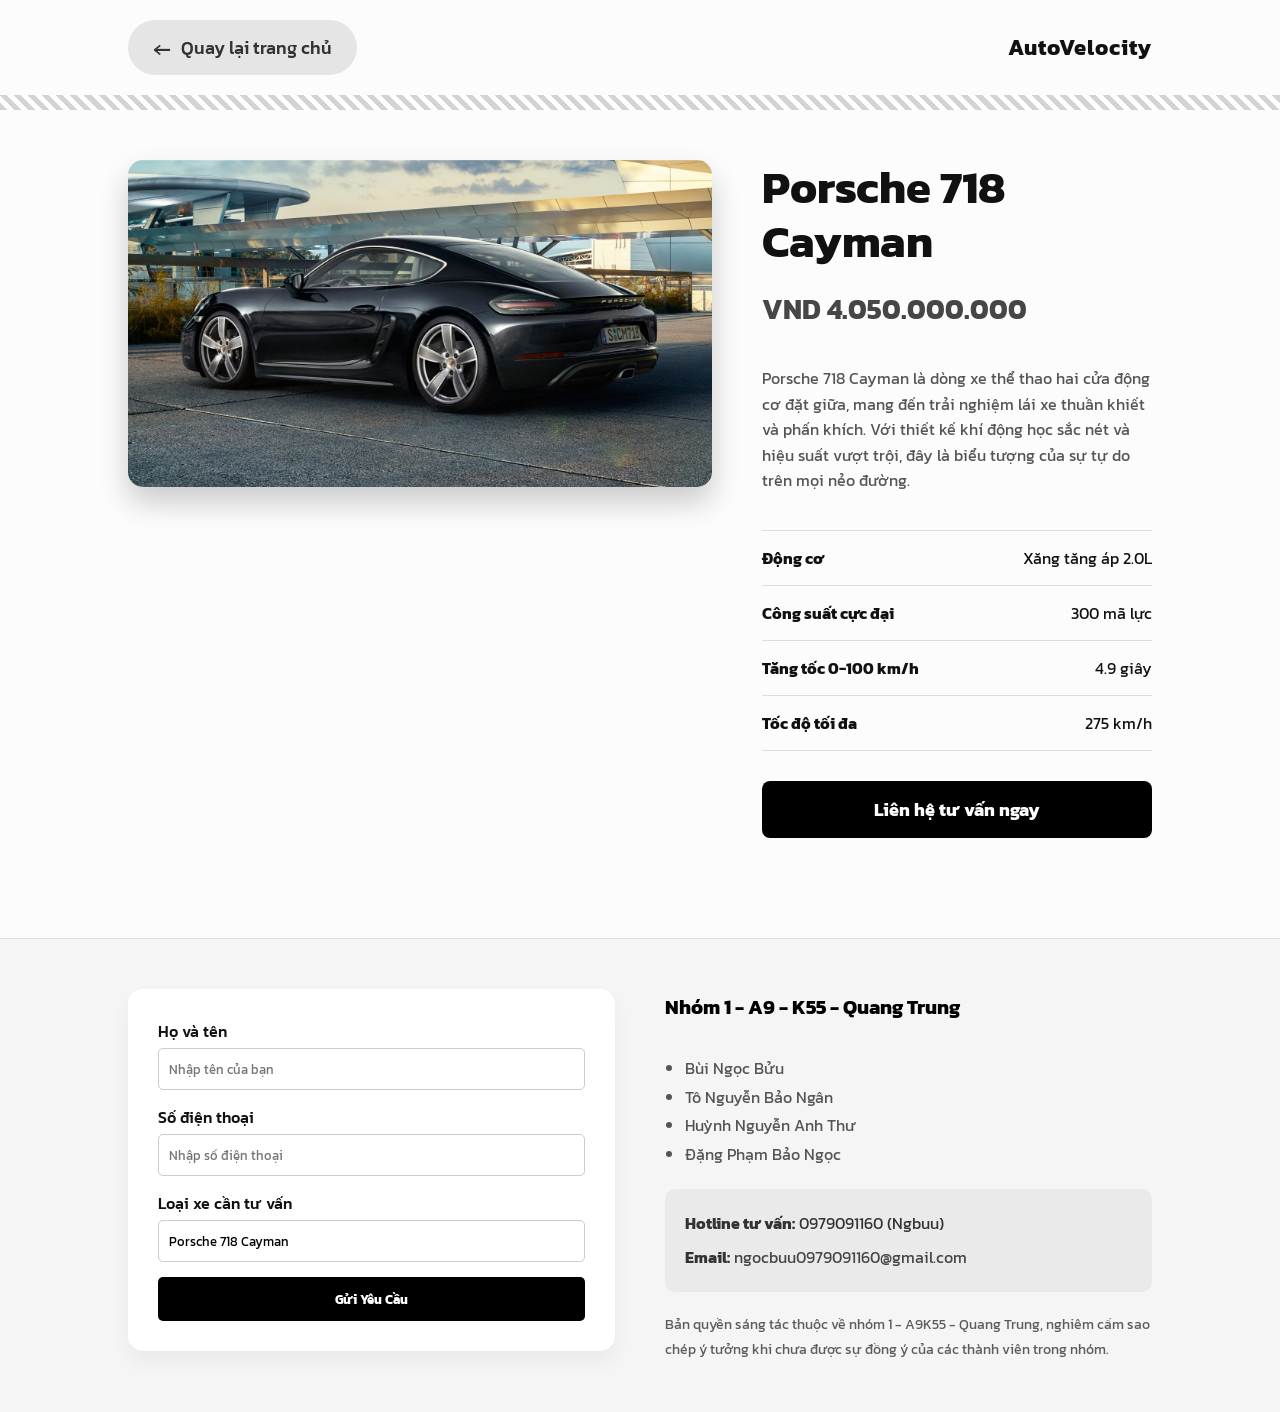
<file: porsche1.html>
<!DOCTYPE html>
<html lang="vi">
<head>
    <meta charset="UTF-8">
    <meta name="viewport" content="width=device-width, initial-scale=1.0">
    <title>Chi tiết xe - Porsche 718 Cayman</title>
    <link rel="preconnect" href="https://fonts.googleapis.com">
    <link rel="preconnect" href="https://fonts.gstatic.com" crossorigin>
    <link href="https://fonts.googleapis.com/css2?family=Kanit:wght@300;400;700&display=swap" rel="stylesheet">
    
    <style>
        body {
            font-family: 'Kanit', sans-serif;
            margin: 0;
            padding: 0;
            background-color: #fcfcfc;
            color: #111;
        }

        a {
            text-decoration: none;
            color: inherit;
        }

        .khu-vuc-quay-lai {
            padding: 20px 10vw;
            background-color: #fcfcfc;
            display: flex;
            justify-content: space-between;
            align-items: center;
        }

        .logo-right {
            font-weight: 700;
            font-size: 22px;
            letter-spacing: 1px;
        }

        .btn-back {
            display: inline-flex;
            align-items: center;
            gap: 10px;
            font-size: 18px;
            font-weight: 500;
            color: #333;
            background-color: #e5e5e5;
            padding: 10px 25px;
            border-radius: 30px;
            transition: all 0.3s ease;
        }

        .btn-back span {
            font-size: 24px;
            transition: transform 0.3s ease;
        }

        .btn-back:hover {
            background-color: #d3d3d3;
            color: #000;
        }

        .btn-back:hover span {
            transform: translateX(-5px); 
        }

        .separator {
            height: 15px;
            background: repeating-linear-gradient(
                45deg,
                #d3d3d3,
                #d3d3d3 5px,
                #ffffff 5px,
                #ffffff 10px
            );
        }

        .chi-tiet-container {
            display: flex;
            flex-wrap: wrap;
            gap: 50px;
            padding: 50px 10vw;
            align-items: flex-start;
        }

        .cot-anh {
            flex: 1.5;
            min-width: 300px;
        }

        .cot-anh img {
            width: 100%;
            border-radius: 15px;
            box-shadow: 0 15px 30px rgba(0, 0, 0, 0.2);
            object-fit: cover;
        }

        .cot-thong-tin {
            flex: 1;
            min-width: 300px;
            display: flex;
            flex-direction: column;
            gap: 20px;
        }

        .cot-thong-tin h1 {
            font-size: 45px;
            margin: 0;
            line-height: 1.2;
        }

        .gia-xe {
            font-size: 28px;
            font-weight: 700;
            color: #464646;
            margin: 0;
        }

        .mo-ta {
            font-size: 16px;
            line-height: 1.6;
            color: #555;
        }

        .thong-so {
            list-style: none;
            padding: 0;
            margin: 0;
            border-top: 1px solid #ddd;
        }

        .thong-so li {
            padding: 15px 0;
            border-bottom: 1px solid #ddd;
            display: flex;
            justify-content: space-between;
            font-size: 16px;
        }

        .thong-so li span:first-child {
            font-weight: 700;
        }

        .btn-lien-he {
            background-color: #000;
            color: #fff;
            padding: 15px 30px;
            font-family: 'Kanit', sans-serif;
            font-size: 18px;
            font-weight: 700;
            border: none;
            border-radius: 8px;
            cursor: pointer;
            text-align: center;
            margin-top: 10px;
            transition: all 0.3s;
        }

        .btn-lien-he:hover {
            background-color: #333;
            transform: translateY(-3px);
            box-shadow: 0 5px 15px rgba(0,0,0,0.3);
        }

        .footer-container {
            background-color: #f5f5f5;
            padding: 50px 10vw;
            margin-top: 50px;
            border-top: 1px solid #ddd;
        }

        #footer {
            display: flex;
            flex-wrap: wrap;
            gap: 50px;
            list-style: none;
            padding: 0;
            margin: 0;
            justify-content: space-between;
        }

        #footer > li {
            flex: 1;
            min-width: 300px;
        }

        .form-wrapper {
            background-color: #fff;
            padding: 30px;
            border-radius: 15px;
            box-shadow: 0 10px 20px rgba(0,0,0,0.05);
        }

        .input-group {
            margin-bottom: 15px;
            text-align: left;
        }

        .input-group label {
            display: block;
            margin-bottom: 5px;
            font-weight: 500;
        }

        .input-group input {
            width: 100%;
            padding: 10px;
            border: 1px solid #ccc;
            border-radius: 5px;
            box-sizing: border-box;
            font-family: 'Kanit', sans-serif;
        }

        .btn-submit {
            background-color: #000;
            color: #fff;
            padding: 12px 25px;
            border: none;
            border-radius: 5px;
            cursor: pointer;
            font-weight: bold;
            width: 100%;
            font-family: 'Kanit', sans-serif;
            transition: background 0.3s;
        }

        .btn-submit:hover {
            background-color: #333;
        }

        #credit {
            list-style: none;
            padding: 0;
            line-height: 1.8;
        }

        #nhom1 {
            font-size: 20px;
            font-weight: 700;
            color: #000;
        }

        #tenthanhvien {
            list-style: disc;
            padding-left: 20px;
            color: #555;
        }

        .thong-tin-lien-he {
            background-color: #eaeaea;
            padding: 15px 20px;
            border-radius: 10px;
            margin: 20px 0;
        }

        .thong-tin-lien-he p {
            margin: 5px 0;
            color: #333;
            font-size: 16px;
        }

        .thong-tin-lien-he a {
            color: #464646;
            font-weight: 400;
            transition: color 0.3s;
        }

        .thong-tin-lien-he a:hover {
            color: #666666;
            text-decoration: underline;
        }

        #banquyen {
            margin-top: 20px;
            font-size: 14px;
            color: #5c5c5c;
        }

        .modal-overlay {
            display: none; 
            position: fixed;
            z-index: 9999; 
            left: 0;
            top: 0;
            width: 100%;
            height: 100%;
            background-color: rgba(0, 0, 0, 0.6); 
        }

        .modal-content {
            font-family: "Kanit";
            backdrop-filter: blur(10px);
            -webkit-backdrop-filter: blur(10px); 
            background-color: #ffffffaf; 
            border: 1px solid rgba(255, 255, 255, 0.6); 
            margin: 15% auto; 
            padding: 30px; 
            border-radius: 25px; 
            width: 80%; 
            max-width: 400px; 
            text-align: center; 
            box-shadow: 0 4px 15px rgba(0,0,0,0.3); 
            position: relative; 
            animation: fadeIn 0.3s ease-out; 
        }

        @keyframes fadeIn {
            from { opacity: 0; transform: translateY(-20px); }
            to { opacity: 1; transform: translateY(0); }
        }

        .modal-content h2 { color: #000000; margin-top: 0; }

        .close-btn {
            color: #555;
            float: right;
            font-size: 28px;
            font-weight: bold;
            cursor: pointer;
            position: absolute;
            top: 15px;
            right: 20px;
        }

        .close-btn:hover { color: black; }

        .btn-ok {
            background-color: #000000;
            color: white;
            padding: 10px 25px;
            margin-top: 20px;
            border: none;
            border-radius: 5px;
            cursor: pointer;
            font-size: 16px;
            font-family: "Kanit";
        }

        @media screen and (max-width: 768px) {

            .khu-vuc-quay-lai {
                flex-direction: column-reverse;
                gap: 15px;
                padding: 15px 5%;
                text-align: center;
            }

            .btn-back {
                width: 100%;
                justify-content: center;
                box-sizing: border-box;
            }

            .chi-tiet-container {
                flex-direction: column;
                padding: 30px 5%;
                gap: 30px;
            }

            .cot-anh, .cot-thong-tin {
                flex: 1;
                width: 100%; 
                min-width: 0;
            }

            .cot-thong-tin h1 {
                font-size: 32px;
            }

            .gia-xe {
                font-size: 24px;
            }

            .footer-container {
                padding: 40px 5%;
            }

            #footer {
                flex-direction: column;
                gap: 40px;
            }

            #footer > li {
                width: 100%;
                min-width: 0;
            }
            
            .btn-lien-he {
                width: 100%;
            }

            .modal-content {
                width: 85%;
                margin-top: 40%;
            }
        }
    
    </style>
</head>
<body>

    <div class="khu-vuc-quay-lai">
        <a href="index.html#cacsanpham" class="btn-back">
            <span>&#8592;</span> Quay lại trang chủ
        </a>
        <div class="logo-right">AutoVelocity</div>
    </div>
    
    <div class="separator"></div>

    <main class="chi-tiet-container">
        <div class="cot-anh">
            <img src="./xe1.jpg" alt="Porsche 718 Cayman">
        </div>

        <div class="cot-thong-tin">
            <h1>Porsche 718 Cayman</h1>
            <p class="gia-xe">VND 4.050.000.000</p>
            
            <p class="mo-ta">
                Porsche 718 Cayman là dòng xe thể thao hai cửa động cơ đặt giữa, mang đến trải nghiệm lái xe thuần khiết và phấn khích. Với thiết kế khí động học sắc nét và hiệu suất vượt trội, đây là biểu tượng của sự tự do trên mọi nẻo đường.
            </p>

            <ul class="thong-so">
                <li><span>Động cơ</span> <span>Xăng tăng áp 2.0L</span></li>
                <li><span>Công suất cực đại</span> <span>300 mã lực</span></li>
                <li><span>Tăng tốc 0-100 km/h</span> <span>4.9 giây</span></li>
                <li><span>Tốc độ tối đa</span> <span>275 km/h</span></li>
            </ul>

            <button class="btn-lien-he" onclick="document.querySelector('.consultation-form').scrollIntoView({behavior: 'smooth'})">Liên hệ tư vấn ngay</button>
        </div>
    </main>

    <div class="footer-container">
        <ul id="footer">
            <li>
                <div class="form-wrapper">
                    <form class="consultation-form">
                        <div class="input-group">
                            <label>Họ và tên</label>
                            <input type="text" placeholder="Nhập tên của bạn" required>
                        </div>
                        <div class="input-group">
                            <label>Số điện thoại</label>
                            <input type="tel" placeholder="Nhập số điện thoại" required>
                        </div>
                        <div class="input-group">
                            <label>Loại xe cần tư vấn</label>
                            <input type="text" placeholder="Ví dụ: Porsche 911, BMW i7..." value="Porsche 718 Cayman" required>
                        </div>
                        <button type="submit" class="btn-submit">Gửi Yêu Cầu</button>
                    </form>
                </div>
            </li>
            <li>
                <div>
                    <ul id="credit">
                        <li id="nhom1">Nhóm 1 - A9 - K55 - Quang Trung</li><br>
                        <li>
                            <ul id="tenthanhvien">
                                <li>Bùi Ngọc Bửu</li>
                                <li>Tô Nguyễn Bảo Ngân</li>
                                <li>Huỳnh Nguyễn Anh Thư</li>
                                <li>Đặng Phạm Bảo Ngọc</li>
                            </ul>
                        </li>
                        
                        <div class="thong-tin-lien-he">
                            <p><strong>Hotline tư vấn:</strong> 0979091160 (Ngbuu)</p>
                            <p><strong>Email:</strong> <a href="mailto:ngocbuu0979091160@gmail.com">ngocbuu0979091160@gmail.com</a></p>
                        </div>

                        <li id="banquyen">Bản quyền sáng tác thuộc về nhóm 1 - A9K55 - Quang Trung, nghiêm cấm sao chép ý tưởng khi chưa được sự đồng ý của các thành viên trong nhóm. </li>
                    </ul>
                </div>
            </li>
        </ul>         
    </div>

    <div id="thongBaoModal" class="modal-overlay">
        <div class="modal-content">
            <span class="close-btn" id="btnDongThongBao">&times;</span>
            <h2>Cảm ơn quý khách!</h2>
            <p>Nhóm 1 - A9 - K55 đã nhận được yêu cầu của bạn. Chuyên viên sẽ gọi lại cho bạn theo số điện thoại đã cung cấp trong thời gian sớm nhất.</p>
            <button class="btn-ok" id="btnDongOK">Tuyệt vời</button>
        </div>
    </div>

    <script>
        const formTuVan = document.querySelector('.consultation-form');
        const modal = document.getElementById("thongBaoModal");
        const btnDongX = document.getElementById("btnDongThongBao");
        const btnDongOK = document.getElementById("btnDongOK");

        formTuVan.addEventListener('submit', function(event) {
            event.preventDefault(); 
            modal.style.display = "block"; 
            formTuVan.reset(); 
        });

        btnDongX.onclick = function() { modal.style.display = "none"; }
        btnDongOK.onclick = function() { modal.style.display = "none"; }
        window.onclick = function(event) {
            if (event.target == modal) {
                modal.style.display = "none";
            }
        }
    </script>

</body>
</html>
</file>
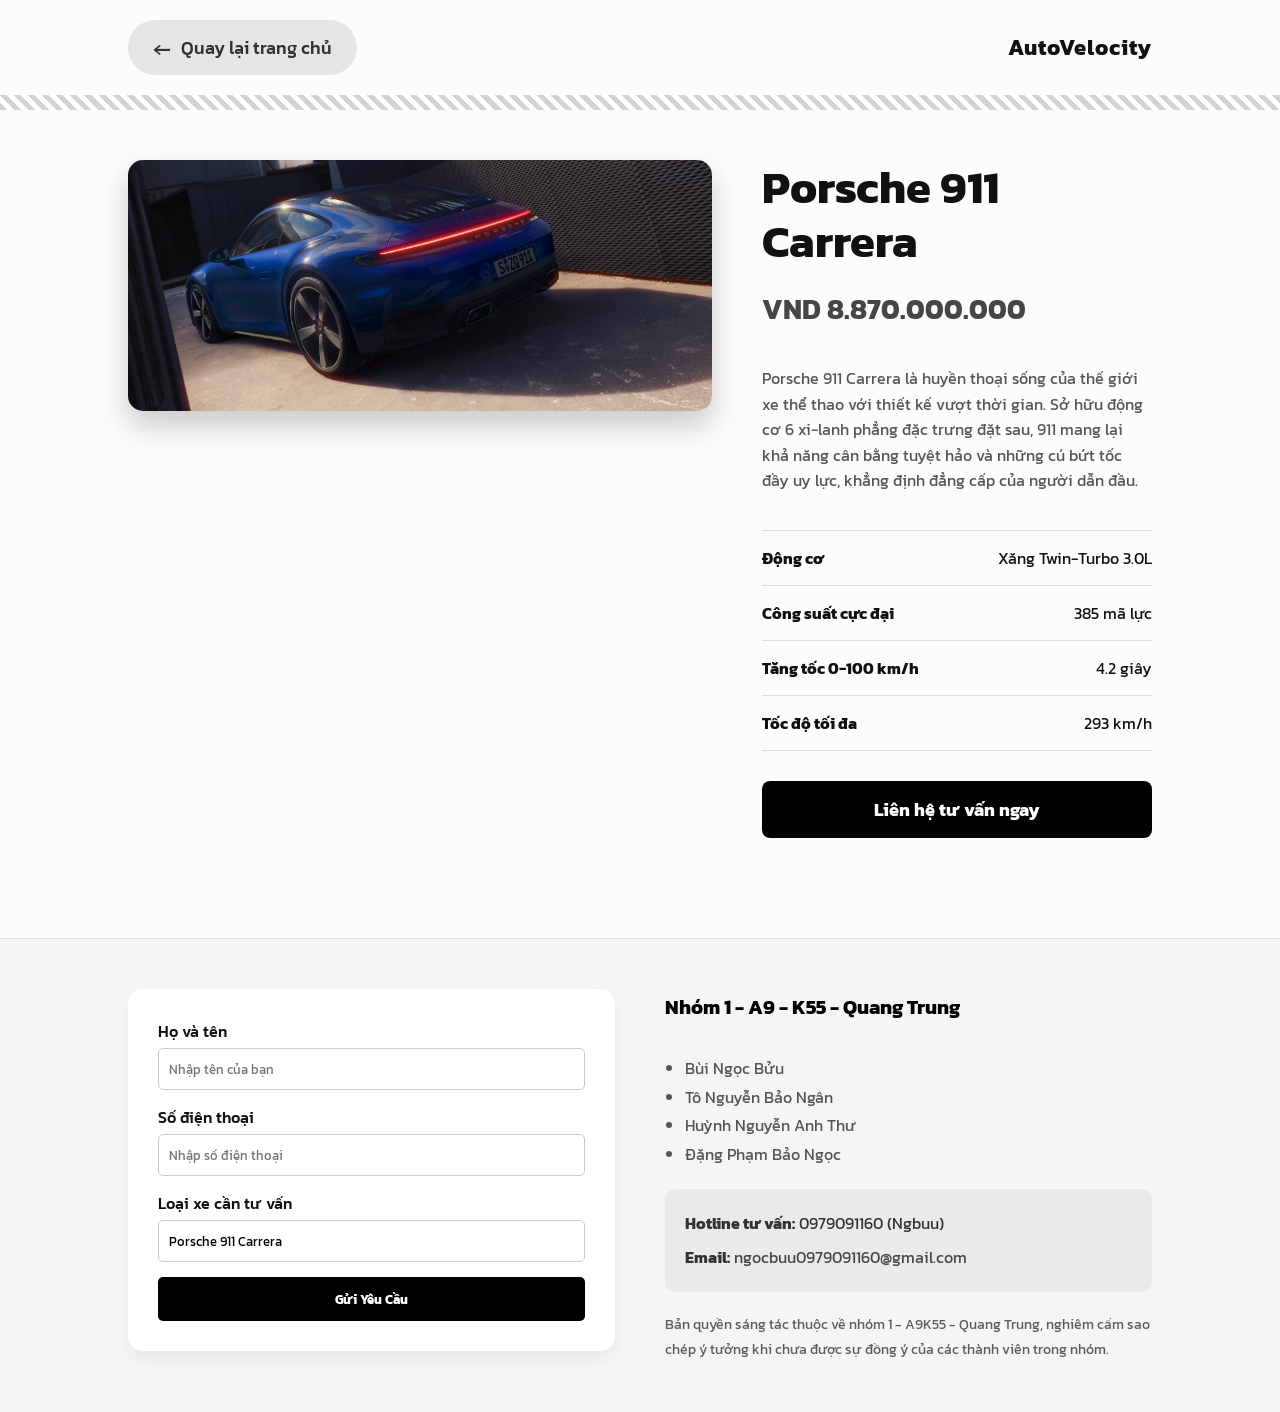
<file: porsche2.html>
<!DOCTYPE html>
<html lang="vi">
<head>
    <meta charset="UTF-8">
    <meta name="viewport" content="width=device-width, initial-scale=1.0">
    <title>Chi tiết xe - Porsche 911 Carrera</title>
    <link rel="preconnect" href="https://fonts.googleapis.com">
    <link rel="preconnect" href="https://fonts.gstatic.com" crossorigin>
    <link href="https://fonts.googleapis.com/css2?family=Kanit:wght@300;400;700&display=swap" rel="stylesheet">
    
    <style>
        body {
            font-family: 'Kanit', sans-serif;
            margin: 0;
            padding: 0;
            background-color: #fcfcfc;
            color: #111;
        }

        a {
            text-decoration: none;
            color: inherit;
        }

        .khu-vuc-quay-lai {
            padding: 20px 10vw;
            background-color: #fcfcfc;
            display: flex;
            justify-content: space-between;
            align-items: center;
        }

        .logo-right {
            font-weight: 700;
            font-size: 22px;
            letter-spacing: 1px;
        }

        .btn-back {
            display: inline-flex;
            align-items: center;
            gap: 10px;
            font-size: 18px;
            font-weight: 500;
            color: #333;
            background-color: #e5e5e5;
            padding: 10px 25px;
            border-radius: 30px;
            transition: all 0.3s ease;
        }

        .btn-back span {
            font-size: 24px;
            transition: transform 0.3s ease;
        }

        .btn-back:hover {
            background-color: #d3d3d3;
            color: #000;
        }

        .btn-back:hover span {
            transform: translateX(-5px); 
        }

        .separator {
            height: 15px;
            background: repeating-linear-gradient(
                45deg,
                #d3d3d3,
                #d3d3d3 5px,
                #ffffff 5px,
                #ffffff 10px
            );
        }

        .chi-tiet-container {
            display: flex;
            flex-wrap: wrap;
            gap: 50px;
            padding: 50px 10vw;
            align-items: flex-start;
        }

        .cot-anh {
            flex: 1.5;
            min-width: 300px;
        }

        .cot-anh img {
            width: 100%;
            border-radius: 15px;
            box-shadow: 0 15px 30px rgba(0, 0, 0, 0.2);
            object-fit: cover;
        }

        .cot-thong-tin {
            flex: 1;
            min-width: 300px;
            display: flex;
            flex-direction: column;
            gap: 20px;
        }

        .cot-thong-tin h1 {
            font-size: 45px;
            margin: 0;
            line-height: 1.2;
        }

        .gia-xe {
            font-size: 28px;
            font-weight: 700;
            color: #464646;
            margin: 0;
        }

        .mo-ta {
            font-size: 16px;
            line-height: 1.6;
            color: #555;
        }

        .thong-so {
            list-style: none;
            padding: 0;
            margin: 0;
            border-top: 1px solid #ddd;
        }

        .thong-so li {
            padding: 15px 0;
            border-bottom: 1px solid #ddd;
            display: flex;
            justify-content: space-between;
            font-size: 16px;
        }

        .thong-so li span:first-child {
            font-weight: 700;
        }

        .btn-lien-he {
            background-color: #000;
            color: #fff;
            padding: 15px 30px;
            font-family: 'Kanit', sans-serif;
            font-size: 18px;
            font-weight: 700;
            border: none;
            border-radius: 8px;
            cursor: pointer;
            text-align: center;
            margin-top: 10px;
            transition: all 0.3s;
        }

        .btn-lien-he:hover {
            background-color: #333;
            transform: translateY(-3px);
            box-shadow: 0 5px 15px rgba(0,0,0,0.3);
        }

        .footer-container {
            background-color: #f5f5f5;
            padding: 50px 10vw;
            margin-top: 50px;
            border-top: 1px solid #ddd;
        }

        #footer {
            display: flex;
            flex-wrap: wrap;
            gap: 50px;
            list-style: none;
            padding: 0;
            margin: 0;
            justify-content: space-between;
        }

        #footer > li {
            flex: 1;
            min-width: 300px;
        }

        .form-wrapper {
            background-color: #fff;
            padding: 30px;
            border-radius: 15px;
            box-shadow: 0 10px 20px rgba(0,0,0,0.05);
        }

        .input-group {
            margin-bottom: 15px;
            text-align: left;
        }

        .input-group label {
            display: block;
            margin-bottom: 5px;
            font-weight: 500;
        }

        .input-group input {
            width: 100%;
            padding: 10px;
            border: 1px solid #ccc;
            border-radius: 5px;
            box-sizing: border-box;
            font-family: 'Kanit', sans-serif;
        }

        .btn-submit {
            background-color: #000;
            color: #fff;
            padding: 12px 25px;
            border: none;
            border-radius: 5px;
            cursor: pointer;
            font-weight: bold;
            width: 100%;
            font-family: 'Kanit', sans-serif;
            transition: background 0.3s;
        }

        .btn-submit:hover {
            background-color: #333;
        }

        #credit {
            list-style: none;
            padding: 0;
            line-height: 1.8;
        }

        #nhom1 {
            font-size: 20px;
            font-weight: 700;
            color: #000;
        }

        #tenthanhvien {
            list-style: disc;
            padding-left: 20px;
            color: #555;
        }

        .thong-tin-lien-he {
            background-color: #eaeaea;
            padding: 15px 20px;
            border-radius: 10px;
            margin: 20px 0;
        }

        .thong-tin-lien-he p {
            margin: 5px 0;
            color: #333;
            font-size: 16px;
        }

        .thong-tin-lien-he a {
            color: #464646;
            font-weight: 400;
            transition: color 0.3s;
        }

        .thong-tin-lien-he a:hover {
            color: #666666;
            text-decoration: underline;
        }

        #banquyen {
            margin-top: 20px;
            font-size: 14px;
            color: #5c5c5c;
        }

        .modal-overlay {
            display: none; 
            position: fixed;
            z-index: 9999; 
            left: 0;
            top: 0;
            width: 100%;
            height: 100%;
            background-color: rgba(0, 0, 0, 0.6); 
        }

        .modal-content {
            font-family: "Kanit";
            backdrop-filter: blur(10px);
            -webkit-backdrop-filter: blur(10px); 
            background-color: #ffffffaf; 
            border: 1px solid rgba(255, 255, 255, 0.6); 
            margin: 15% auto; 
            padding: 30px; 
            border-radius: 25px; 
            width: 80%; 
            max-width: 400px; 
            text-align: center; 
            box-shadow: 0 4px 15px rgba(0,0,0,0.3); 
            position: relative; 
            animation: fadeIn 0.3s ease-out; 
        }

        @keyframes fadeIn {
            from { opacity: 0; transform: translateY(-20px); }
            to { opacity: 1; transform: translateY(0); }
        }

        .modal-content h2 { color: #000000; margin-top: 0; }

        .close-btn {
            color: #555;
            float: right;
            font-size: 28px;
            font-weight: bold;
            cursor: pointer;
            position: absolute;
            top: 15px;
            right: 20px;
        }

        .close-btn:hover { color: black; }

        .btn-ok {
            background-color: #000000;
            color: white;
            padding: 10px 25px;
            margin-top: 20px;
            border: none;
            border-radius: 5px;
            cursor: pointer;
            font-size: 16px;
            font-family: "Kanit";
        }
        
        @media screen and (max-width: 768px) {

            .khu-vuc-quay-lai {
                flex-direction: column-reverse;
                gap: 15px;
                padding: 15px 5%;
                text-align: center;
            }

            .btn-back {
                width: 100%;
                justify-content: center;
                box-sizing: border-box;
            }

            .chi-tiet-container {
                flex-direction: column;
                padding: 30px 5%;
                gap: 30px;
            }

            .cot-anh, .cot-thong-tin {
                flex: 1;
                width: 100%; 
                min-width: 0;
            }

            .cot-thong-tin h1 {
                font-size: 32px;
            }

            .gia-xe {
                font-size: 24px;
            }

            .footer-container {
                padding: 40px 5%;
            }

            #footer {
                flex-direction: column;
                gap: 40px;
            }

            #footer > li {
                width: 100%;
                min-width: 0;
            }
            
            .btn-lien-he {
                width: 100%;
            }

            .modal-content {
                width: 85%;
                margin-top: 40%;
            }
        }
    </style>
</head>
<body>

    <div class="khu-vuc-quay-lai">
        <a href="index.html#cacsanpham" class="btn-back">
            <span>&#8592;</span> Quay lại trang chủ
        </a>
        <div class="logo-right">AutoVelocity</div>
    </div>
    
    <div class="separator"></div>

    <main class="chi-tiet-container">
        <div class="cot-anh">
            <img src="./xe2.avif" alt="Porsche 911 Carrera">
        </div>

        <div class="cot-thong-tin">
            <h1>Porsche 911 Carrera</h1>
            <p class="gia-xe">VND 8.870.000.000</p>
            
            <p class="mo-ta">
                Porsche 911 Carrera là huyền thoại sống của thế giới xe thể thao với thiết kế vượt thời gian. Sở hữu động cơ 6 xi-lanh phẳng đặc trưng đặt sau, 911 mang lại khả năng cân bằng tuyệt hảo và những cú bứt tốc đầy uy lực, khẳng định đẳng cấp của người dẫn đầu.
            </p>

            <ul class="thong-so">
                <li><span>Động cơ</span> <span>Xăng Twin-Turbo 3.0L</span></li>
                <li><span>Công suất cực đại</span> <span>385 mã lực</span></li>
                <li><span>Tăng tốc 0-100 km/h</span> <span>4.2 giây</span></li>
                <li><span>Tốc độ tối đa</span> <span>293 km/h</span></li>
            </ul>

            <button class="btn-lien-he" onclick="document.querySelector('.consultation-form').scrollIntoView({behavior: 'smooth'})">Liên hệ tư vấn ngay</button>
        </div>
    </main>

    <div class="footer-container">
        <ul id="footer">
            <li>
                <div class="form-wrapper">
                    <form class="consultation-form">
                        <div class="input-group">
                            <label>Họ và tên</label>
                            <input type="text" placeholder="Nhập tên của bạn" required>
                        </div>
                        <div class="input-group">
                            <label>Số điện thoại</label>
                            <input type="tel" placeholder="Nhập số điện thoại" required>
                        </div>
                        <div class="input-group">
                            <label>Loại xe cần tư vấn</label>
                            <input type="text" placeholder="Ví dụ: Porsche 911, BMW i7..." value="Porsche 911 Carrera" required>
                        </div>
                        <button type="submit" class="btn-submit">Gửi Yêu Cầu</button>
                    </form>
                </div>
            </li>
            <li>
                <div>
                    <ul id="credit">
                        <li id="nhom1">Nhóm 1 - A9 - K55 - Quang Trung</li><br>
                        <li>
                            <ul id="tenthanhvien">
                                <li>Bùi Ngọc Bửu</li>
                                <li>Tô Nguyễn Bảo Ngân</li>
                                <li>Huỳnh Nguyễn Anh Thư</li>
                                <li>Đặng Phạm Bảo Ngọc</li>
                            </ul>
                        </li>
                        
                        <div class="thong-tin-lien-he">
                            <p><strong>Hotline tư vấn:</strong> 0979091160 (Ngbuu)</p>
                            <p><strong>Email:</strong> <a href="mailto:ngocbuu0979091160@gmail.com">ngocbuu0979091160@gmail.com</a></p>
                        </div>

                        <li id="banquyen">Bản quyền sáng tác thuộc về nhóm 1 - A9K55 - Quang Trung, nghiêm cấm sao chép ý tưởng khi chưa được sự đồng ý của các thành viên trong nhóm. </li>
                    </ul>
                </div>
            </li>
        </ul>         
    </div>

    <div id="thongBaoModal" class="modal-overlay">
        <div class="modal-content">
            <span class="close-btn" id="btnDongThongBao">&times;</span>
            <h2>Cảm ơn quý khách!</h2>
            <p>Nhóm 1 - A9 - K55 đã nhận được yêu cầu của bạn. Chuyên viên sẽ gọi lại cho bạn theo số điện thoại đã cung cấp trong thời gian sớm nhất.</p>
            <button class="btn-ok" id="btnDongOK">Tuyệt vời</button>
        </div>
    </div>

    <script>
        const formTuVan = document.querySelector('.consultation-form');
        const modal = document.getElementById("thongBaoModal");
        const btnDongX = document.getElementById("btnDongThongBao");
        const btnDongOK = document.getElementById("btnDongOK");

        formTuVan.addEventListener('submit', function(event) {
            event.preventDefault(); 
            modal.style.display = "block"; 
            formTuVan.reset(); 
        });

        btnDongX.onclick = function() { modal.style.display = "none"; }
        btnDongOK.onclick = function() { modal.style.display = "none"; }
        window.onclick = function(event) {
            if (event.target == modal) {
                modal.style.display = "none";
            }
        }
    </script>

</body>
</html>
</file>
<file: Web-Report/assets/style.css>
/*-----------------------------------------------------------------*/
html {
    scroll-behavior: smooth;
}


body {
    margin: 0;
}

#header {
    height: 5vh;
    background-color: rgba(0, 0, 0, 0);
    top: 0;
    left: 0;
    right: 0;
    position: fixed;
    z-index: 9999;

}

#tasbar {
    position: relative;
    height: 5vh;
    width: 100%;
    display: flex;
    background-color: #dfdfdf;
   backdrop-filter: blur(150px);
    align-items: center;
    justify-content: space-between;
}

#avartar {
    width: 25%;
}

#avartar img {
    position: absolute;
    width: 35px;
    height: 35px;
    border-radius: 100%;
    display: flex;
    margin-left: 3px;
    transform: translateY(-50%);
}

#name {
    width: 25%;
    position: static;
    font-family: 'Montserrat';
    font-weight: 800;
    color: #464646;
    justify-content: right;
    display: flex;
    margin-right: 10px;
}

#nav {
    margin: 0;
    padding: 0;
    width: 100vw;
    display: flex;
    list-style: none;
    align-items: center;
    justify-content: left;
}

#nav li {
    width: 100px;
    text-align: center;
    color: #464646;
    font-weight: 500;
}

#nav li a {
    font-family: 'Montserrat';
    color: #414141d0;
    text-decoration: none;
    height: 35px;
    padding: 0 10px;
    width: 80px;
    display: flex;
    align-items: center;
    justify-content: center;
}

#nav li:hover a {
    background-color: #91919171 ;
    color: #000000;
    height: 5vh;
    width: 73px;
    margin: auto auto auto auto;
    align-items: center;
    justify-content: center;
    border-radius: 0px;
    box-shadow: 0 0 30px #adadad44  ;
    transition: 
        background-color 0.4s ease,
        color 0.5s ease,
        box-shadow 0.5s ease;
}

#nav li:active a {
    background-color: #9b9b9b71 ;
    color: #ffffff;
    height: 35px;
    width: 73px;
    margin: auto auto auto auto;
    align-items: center;
    justify-content: center;
    border-radius: 99999px;
    box-shadow: 0 0 30px #adadad44  ;
    
}

/*-----------------------------------------------------------------*/

#home {
    margin: 0;
    padding: 0;
    width: 100vw;            
    height: 100vh;
    background-color: #ffffff;
    display: flex;
    flex-direction: column;
}

#pad {
    width: 100%;
    height: 10vh;
}

#text1 {
    font-family: "Kanit";
    font-size: 50px;
    font-weight: 700;
    padding-left: 10vw;
    margin: 0;
    color: rgb(0, 0, 0);
}

#text2 {
    font-family: "Porsche Next";
    color: black;
    font-size: 30px;
    font-weight: 300;
    padding-left: 10vw;
    margin: 0;
}

#startpic {
    width: 90vw;
    height: auto;
    align-items: center;
    justify-content: center;
    margin: 3vh auto 0 auto;
    border-radius: 10px;
}



/*-----------------------------------------------------------------*/

#wall {
    width: 100vw;
    height: 1.5vh;
    background: repeating-linear-gradient(
        45deg,
        #d6d6d6,        
        #bdbdbd 2px,   
        #ffffff 5px,   
        #d6d6d6 6px  
    );
    border: 1px solid #b6b6b6;
}

/*-----------------------------------------------------------------*/
#about {
    margin: 0;
    padding: 0;
    width: 100vw;            
    height: fit-content;
    background-color: rgb(255, 255, 255);
    display: flex;
    flex-direction: column;
}

#pad {
    width: 100vw;
    height: 10vh;
}

#pad {
    width: 100vw;
    height: 5vh;
}

#haichu {
    list-style: none;
    justify-content: space-between;
    align-items: center;
    padding: 0 10vw 0 10vw;
    margin: 0;
    display: flex;
}

#tieude {
    font-family: "Kanit";
    font-size: 50px;
    font-weight: 700;
    padding-left: 10vw;
    margin: 0;
    color: rgb(0, 0, 0);
}

#tenshop {
    font-family: "Porsche Next";
    color: black;
    font-size: 25px;
    font-weight: 700;
    margin: 0;
}

#slogan {
    font-family: "Porsche Next";
    color: black;
    font-size: 23px;
    font-weight: 550;
    margin: 0;
}

#noidung {
    list-style: none;
    font-family: "Porsche Next";
    color: black;
    font-size: 19px;
    font-weight: 100;
    margin: 0;
    padding: 5vh 10vw 0 10vw;
    text-align: justify;
}

#li1 {
    padding-bottom: 3vh;
}
/*-----------------------------------------------------------------*/

#product {
    margin: 0;
    padding: 0;
    width: 100vw;            
    height: fit-content;
    background-color: rgb(255, 255, 255);
}

#products {
    font-family: "Kanit";
    font-size: 50px;
    font-weight: 700;
    padding-left: 10vw;
    padding-bottom: 2vh;
    margin: 0;
    color: rgb(0, 0, 0);
}

#cacsanpham {
    display: flex;
    flex-direction: column;
    align-items: center;
}

#mot {
    display: flex;
    flex-direction: row;
    list-style: none;
    padding: 0;
}

#hai li img {
    width: 18vw;
    height: 18vh;
    object-fit: cover;
    object-position: center;
    border-radius: 15px;
    box-shadow: 0 10px 20px rgba(0, 0, 0, 0.3);
}

#hai {
    list-style: none;
}

#hai li {
    font-family: "Porsche Next";
    margin: 0;
}

#gia {
    font-size: 16px;
    font-weight: 700;
    padding-left: 1vw;
    color: #464646;
}

#tenxe {
    padding-left: 1vw;
    font-size: 20px;
}

#hangdau {
    justify-content: center;
}

/*-----------------------------------------------------------------*/

#contact{
    margin: 0;
    padding: 0;
    width: 100vw;            
    height: fit-content;
    background-color: rgb(255, 255, 255);
    
}

#lienhetuvan {
    font-family: "Kanit";
    font-size: 50px;
    font-weight: 700;
    padding-left: 10vw;
    padding-bottom: 2vh;
    margin: 0;
    color: rgb(0, 0, 0);
}

.consultation-form {
    background: white;
    padding: 40px;
    width: 400px;        
    border-radius: 15px;  
    box-shadow: 0 15px 30px rgba(0, 0, 0, 0.1);
    font-family: "Porsche Next", sans-serif;
    align-items: center;
}


.consultation-form h2 {
    margin: 0 0 10px 0;
    font-size: 28px;
    color: #333;
}

.consultation-form p {
    text-align: center;
    margin-bottom: 30px;
    color: #666;
    font-size: 14px;
}


.input-group {
    margin-bottom: 20px;
}

.input-group label {
    display: block;
    margin-bottom: 8px;
    font-weight: 600;
    color: #333;
}

.input-group input {
    width: 100%;
    padding: 12px;
    border: 1px solid #ddd;
    border-radius: 8px;
    font-size: 16px;
    box-sizing: border-box;
    transition: 0.3s;
    font-family: "Porsche Next", sans-serif;
}


.input-group input:focus {
    border-color: #000;
    outline: none;
}

.btn-submit {
    width: 100%;
    padding: 15px;
    background-color: #000;
    color: white;
    border: none;
    border-radius: 8px;
    font-size: 16px;
    font-weight: bold;
    cursor: pointer;
    transition: 0.3s;
    font-family: "Porsche Next", sans-serif;
}

#footer {
    justify-content: space-between;
    list-style: none;
    display: flex;
    padding: 0 15vw 0 15vw;
}

#credit {
    background: white;
    padding: 40px;
    width: 400px;        
    border-radius: 15px;  
    box-shadow: 0 15px 30px rgba(0, 0, 0, 0.1);
    font-family: "Porsche Next", sans-serif;
    align-items: center;
    list-style: none;
}
#tenthanhvien {
    list-style: none;
    text-align: center;
    padding: 0;
    font-size: 20px;
}

#nhom1 {
    font-size: 25px;
    font-weight: 600;
    text-align: center;
}

#banquyen {
    font-size: 20px;
    font-weight: 600;
    text-align: justify;
    color: #949494;
}
</file>
